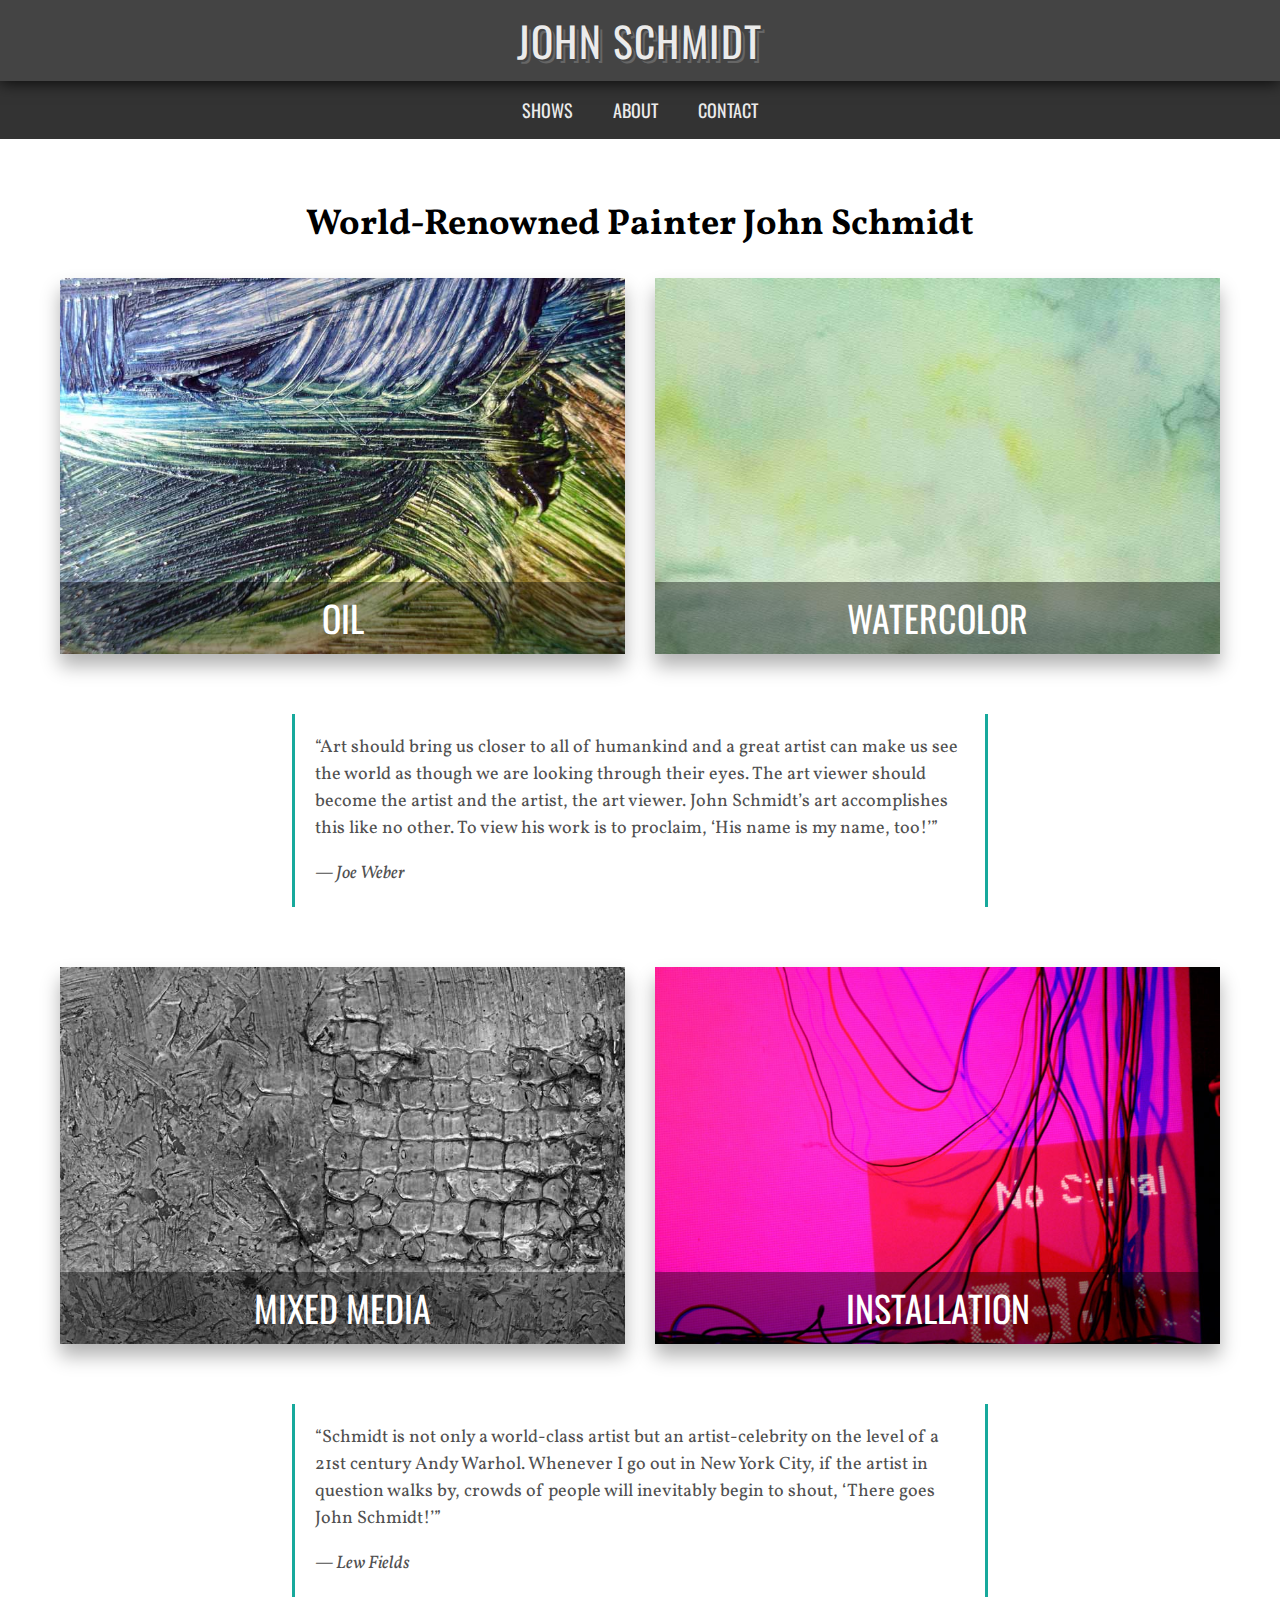
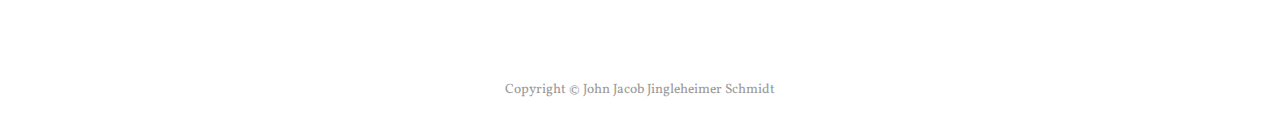
<file: Artist Website Ready for Transforms/index.html>
<!DOCTYPE html>
<html lang="en">
<head>
	<meta charset="UTF-8">
	<meta name="viewport" content="width=device-width, initial-scale=1.0">
	<title>John Schmidt | World-Renowned Painter</title>
	<link rel="preconnect" href="https://fonts.googleapis.com">
	<link rel="preconnect" href="https://fonts.gstatic.com" crossorigin>
	<link href="https://fonts.googleapis.com/css2?family=Oswald:wght@200..700&family=Vollkorn:ital,wght@0,400..900;1,400..900&display=auto" rel="stylesheet">
	<link rel="stylesheet" href="css/main.css">
</head>
<body>
	<header>
		<div class="logo-wrapper"><a href="index.html">John Schmidt</a></div>
		<nav>
			<ul>
				<li><a href="#">Shows</a></li>
				<li><a href="#">About</a></li>
				<li><a href="#">Contact</a></li>
			</ul>
		</nav>
	</header>

	<main>
		<h1>World-Renowned Painter John Schmidt</h1>

		<div class="category">
			<a href="#">
				<img src="img/oil.jpg" alt="">
				<div class="description">Oil</div>
			</a>
			<a href="#">
				<img src="img/watercolor.jpg" alt="">
				<div class="description">Watercolor</div>
			</a>
		</div>

		<blockquote>
			<p>“Art should bring us closer to all of humankind and a great artist can make us see the world as though we are looking through their eyes. The art viewer should become the artist and the artist, the art viewer. John Schmidt’s art accomplishes this like no other. To view his work is to proclaim, ‘His name is my name, too!’”</p>
			<cite>— Joe Weber</cite>
		</blockquote>

		<div class="category">
			<a href="#">
				<img src="img/mixed-media.jpg" alt="">
				<div class="description">Mixed Media</div>
			</a>
			<a href="#">
				<img src="img/installation.jpg" alt="">
				<div class="description">Installation</div>
			</a>
		</div>

		<blockquote>
			<p>“Schmidt is not only a world-class artist but an artist-celebrity on the level of a 21st century Andy Warhol. Whenever I go out in New York City, if the artist in question walks by, crowds of people will inevitably begin to shout, ‘There goes John Schmidt!’”</p>
			<cite>— Lew Fields</cite>
		</blockquote>
	</main>

	<footer>
		<p>Copyright © John Jacob Jingleheimer Schmidt</p>
	</footer>
</body>
</html>
</file>
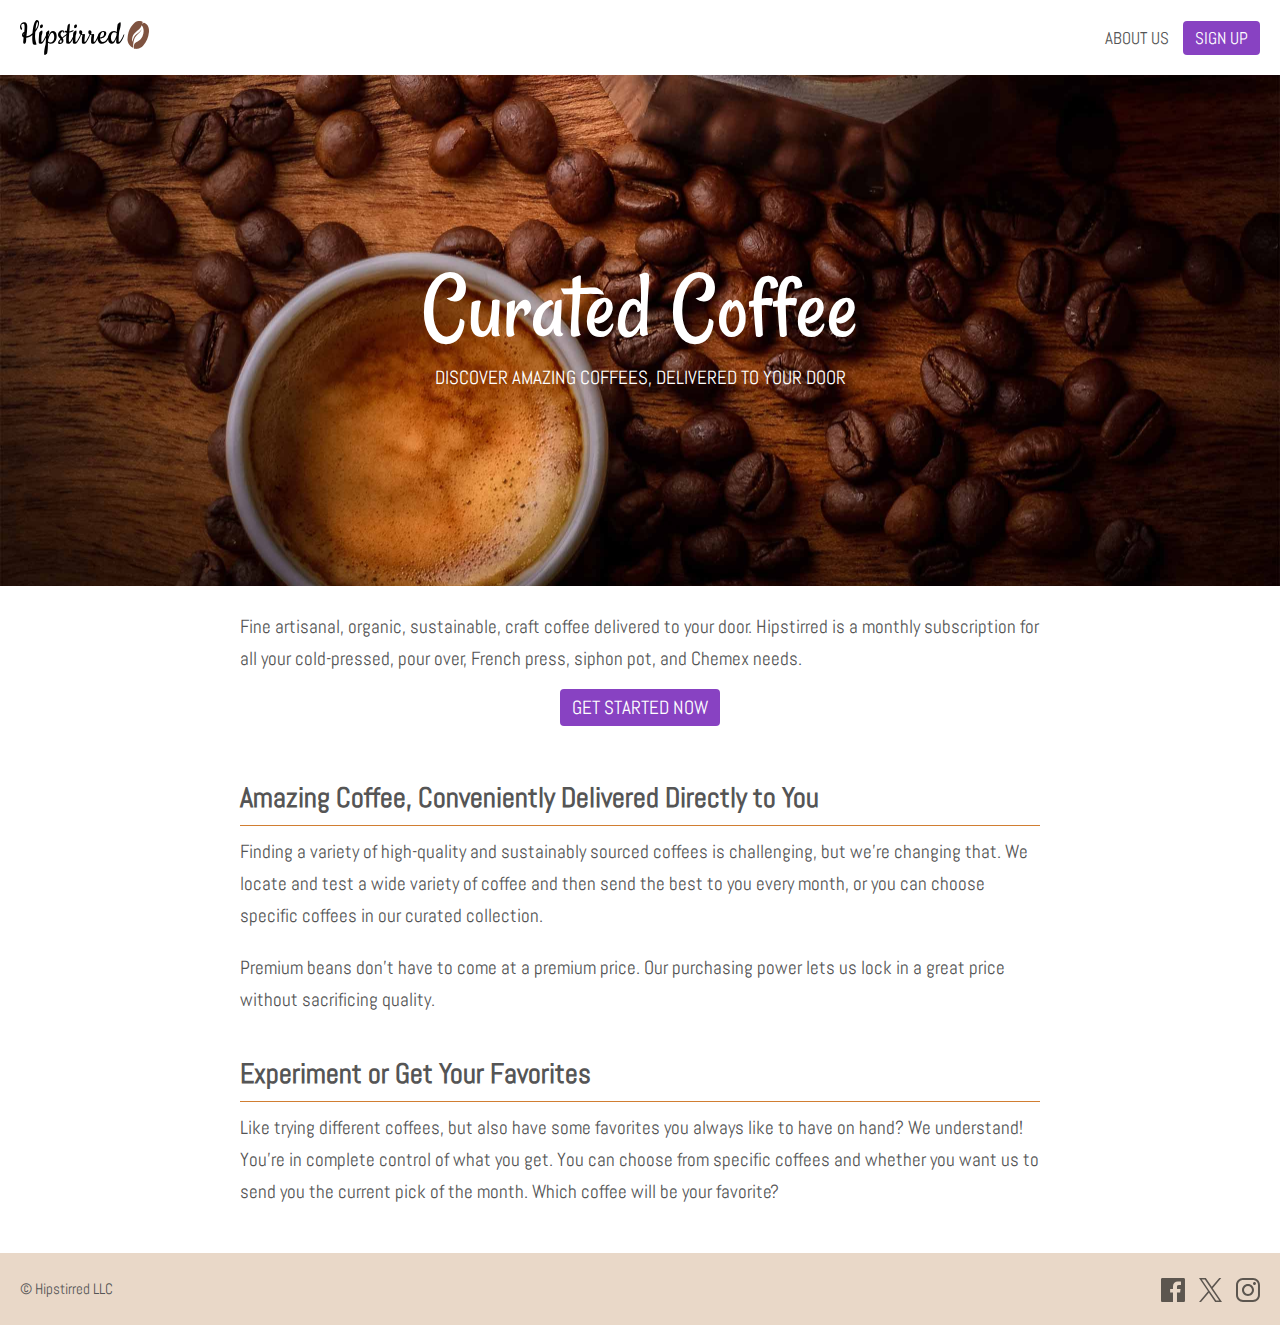
<file: Light Dark Mode/index.html>
<!DOCTYPE html>
<html lang="en">
<head>
	<meta charset="UTF-8">
	<meta name="viewport" content="width=device-width, initial-scale=1.0">
	<title>Great coffee, delivered to your door - Hipstirred</title>
	<link rel="preconnect" href="https://fonts.googleapis.com">
	<link rel="preconnect" href="https://fonts.gstatic.com" crossorigin>
	<link href="https://fonts.googleapis.com/css2?family=Abel&family=Rancho&display=swap" rel="stylesheet">
	<link rel="stylesheet" href="css/main.css">
</head>
<body>
	<div class="wrapper">
		<header>
			<a href="index.html">
				<img src="img/logo-dark.svg" alt="Hipstirred">
			</a>
			<nav>
				<ul>
					<li><a href="about.html">About Us</a></li>
					<li><a href="signup.html" class="button">Sign Up</a></li>
				</ul>
			</nav>
		</header>
		<div class="hero">
			<h1>Curated Coffee</h1>
			<p>Discover amazing coffees, delivered to your door</p>
		</div>
		<main>
			<p>Fine artisanal, organic, sustainable, craft coffee delivered to your door. Hipstirred is a monthly subscription for all your cold-pressed, pour over, French press, siphon pot, and Chemex needs.</p>

			<div class="call-to-action">
				<a href="signup.html" class="button">Get Started Now</a>
			</div>
			
			<h2>Amazing Coffee, Conveniently Delivered Directly to You</h2>
			<p>Finding a variety of high-quality and sustainably sourced coffees is challenging, but we’re changing that. We locate and test a wide variety of coffee and then send the best to you every month, or you can choose specific coffees in our curated collection.</p>
			<p>Premium beans don’t have to come at a premium price. Our purchasing power lets us lock in a great price without sacrificing quality.</p>
			
			<h2>Experiment or Get Your Favorites</h2>
			<p>Like trying different coffees, but also have some favorites you always like to have on hand? We understand! You’re in complete control of what you get. You can choose from specific coffees and whether you want us to send you the current pick of the month. Which coffee will be your favorite?</p>
		</main>
	</div>
	<footer>
		<div class="wrapper">
			<p>© Hipstirred LLC</p>
			<div class="social">
				<a href="https://www.facebook.com">
					<img src="img/social-icons/facebook.svg" width="24" height="24" alt="Facebook">
				</a>
				<a href="https://x.com">
					<img src="img/social-icons/x.svg" width="23" height="24" alt="X">
				</a>
				<a href="https://www.instagram.com">
					<img src="img/social-icons/instagram.svg" width="24" height="24" alt="Instagram">
				</a>
			</div>
		</div>
	</footer>
</body>
</html>
</file>
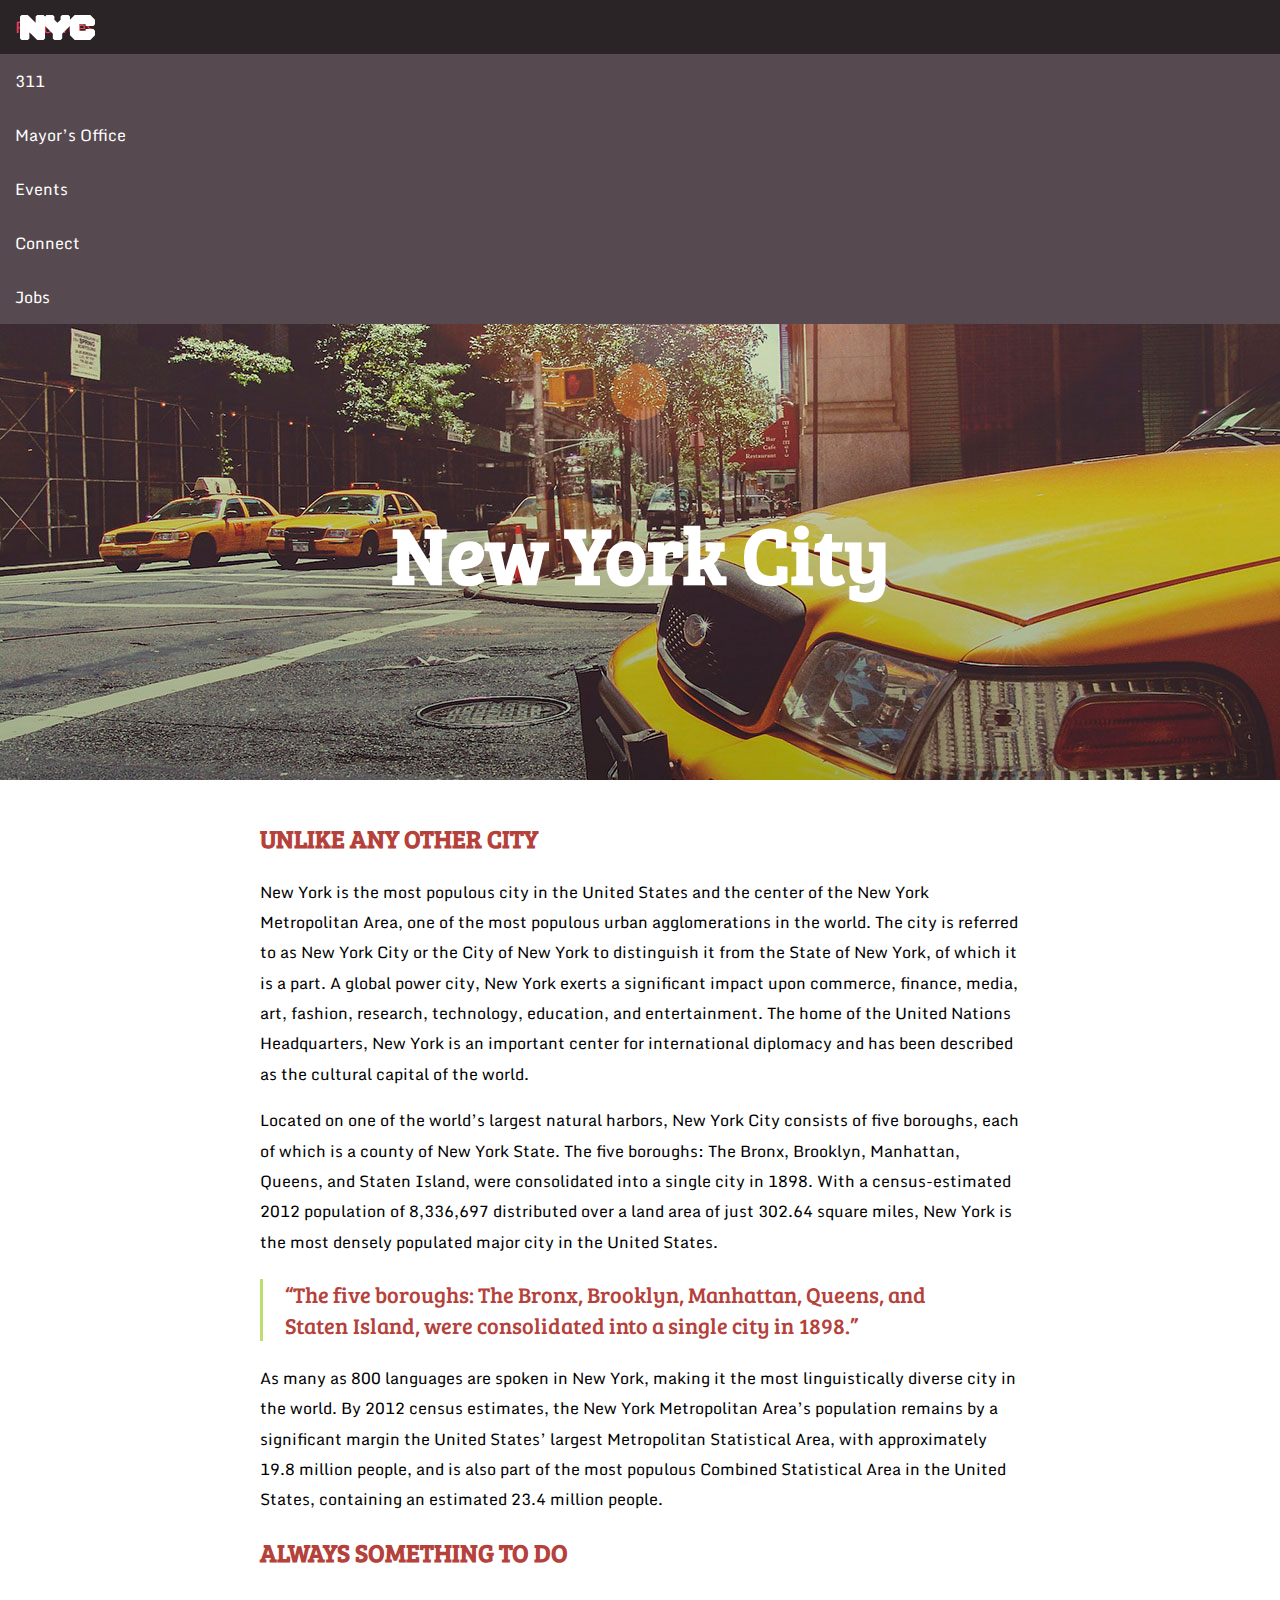
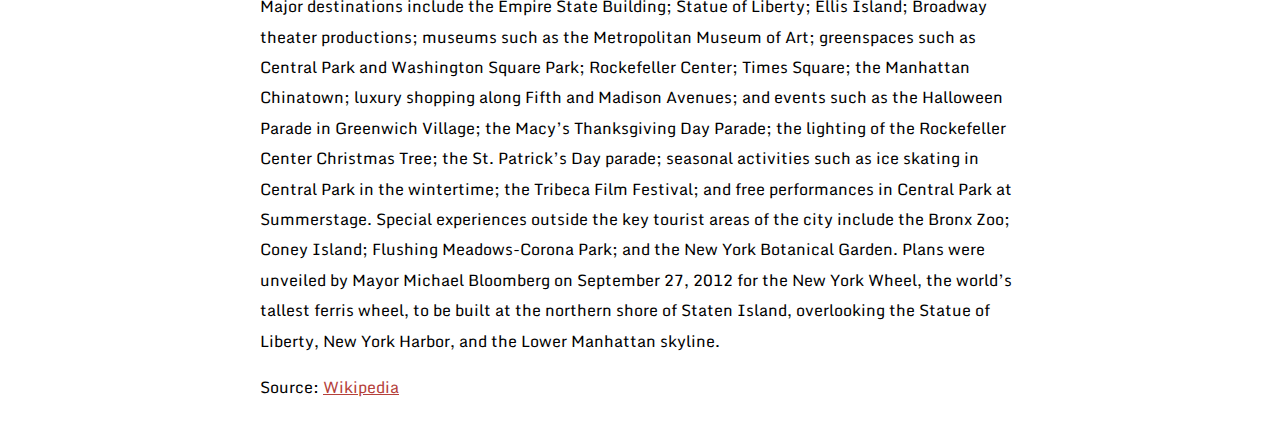
<file: Off-Screen Nav/index.html>
<!DOCTYPE html>
<html lang="en">
<head>
	<meta charset="UTF-8">
	<meta name="viewport" content="width=device-width, initial-scale=1.0">
	<title>New York City: A Global Power City</title>
	<link rel="preconnect" href="https://fonts.googleapis.com">
	<link rel="preconnect" href="https://fonts.gstatic.com" crossorigin>
	<link href="https://fonts.googleapis.com/css2?family=Bree+Serif&family=Monda:wght@400..700&display=auto" rel="stylesheet">
	<link rel="stylesheet" href="css/main.css">
</head>
<body>
	<img src="img/nyc-logo.svg" class="nyc-logo" alt="NYC Logo">
	<nav>
		<ul>
			<li><a href="#">Resources</a></li>
			<li><a href="#">311</a></li>
			<li><a href="#">Mayor’s Office</a></li>
			<li><a href="#">Events</a></li>
			<li><a href="#">Connect</a></li>
			<li><a href="#">Jobs</a></li>
		</ul>
	</nav>
	
	<h1>New York City</h1>
	
	<main>
		<h2>Unlike Any Other City</h2>
		
		<p>New York is the most populous city in the United States and the center of the New York Metropolitan Area, one of the most populous urban agglomerations in the world. The city is referred to as New York City or the City of New York to distinguish it from the State of New York, of which it is a part. A global power city, New York exerts a significant impact upon commerce, finance, media, art, fashion, research, technology, education, and entertainment. The home of the United Nations Headquarters, New York is an important center for international diplomacy and has been described as the cultural capital of the world.</p>
		
		<p>Located on one of the world’s largest natural harbors, New York City consists of five boroughs, each of which is a county of New York State. The five boroughs: The Bronx, Brooklyn, Manhattan, Queens, and Staten Island, were consolidated into a single city in 1898. With a census-estimated 2012 population of 8,336,697 distributed over a land area of just 302.64 square miles, New York is the most densely populated major city in the United States.</p>
		
		<p class="pull-quote">“The five boroughs: The Bronx, Brooklyn, Manhattan, Queens, and Staten Island, were consolidated into a single city in 1898.”</p>
		
		<p>As many as 800 languages are spoken in New York, making it the most linguistically diverse city in the world. By 2012 census estimates, the New York Metropolitan Area’s population remains by a significant margin the United States’ largest Metropolitan Statistical Area, with approximately 19.8 million people, and is also part of the most populous Combined Statistical Area in the United States, containing an estimated 23.4 million people.</p>
		
		
		<h2>Always Something to Do</h2>
		
		<p>Major destinations include the Empire State Building; Statue of Liberty; Ellis Island; Broadway theater productions; museums such as the Metropolitan Museum of Art; greenspaces such as Central Park and Washington Square Park; Rockefeller Center; Times Square; the Manhattan Chinatown; luxury shopping along Fifth and Madison Avenues; and events such as the Halloween Parade in Greenwich Village; the Macy’s Thanksgiving Day Parade; the lighting of the Rockefeller Center Christmas Tree; the St. Patrick’s Day parade; seasonal activities such as ice skating in Central Park in the wintertime; the Tribeca Film Festival; and free performances in Central Park at Summerstage. Special experiences outside the key tourist areas of the city include the Bronx Zoo; Coney Island; Flushing Meadows-Corona Park; and the New York Botanical Garden. Plans were unveiled by Mayor Michael Bloomberg on September 27, 2012 for the New York Wheel, the world’s tallest ferris wheel, to be built at the northern shore of Staten Island, overlooking the Statue of Liberty, New York Harbor, and the Lower Manhattan skyline.</p>

		<p>Source: <a href="http://en.wikipedia.org/wiki/New_York_City">Wikipedia</a></p>
	</main>
</body>
</html>
</file>
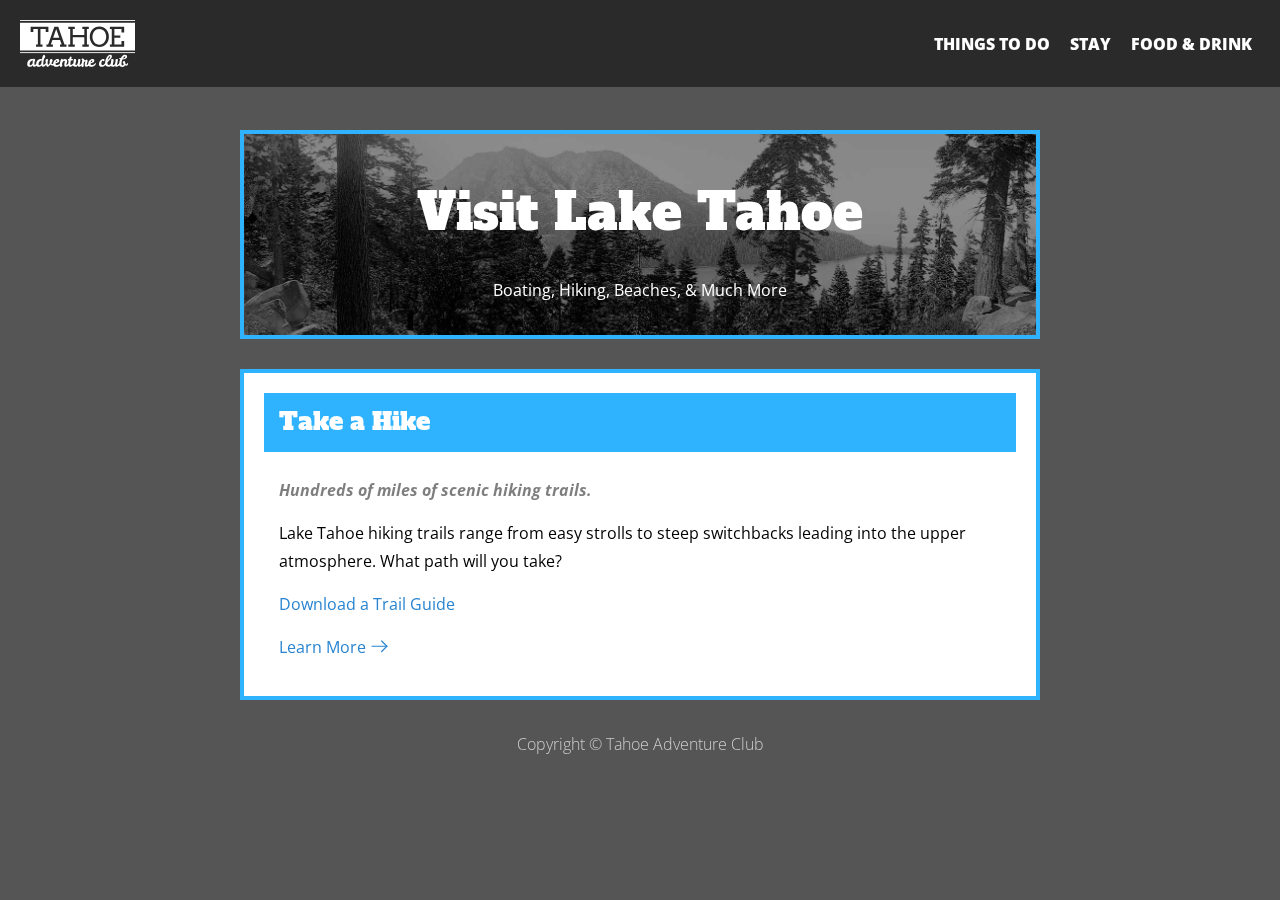
<file: Tahoe Gradients/index.html>
<!DOCTYPE html>
<html lang="en">
<head>
	<meta charset="UTF-8">
	<meta name="viewport" content="width=device-width, initial-scale=1.0, viewport-fit=cover">
	<title>Things to do in Lake Tahoe - Tahoe Adventure Club</title>
	<link rel="preconnect" href="https://fonts.googleapis.com">
	<link rel="preconnect" href="https://fonts.gstatic.com" crossorigin>
	<link href="https://fonts.googleapis.com/css2?family=Alfa+Slab+One&family=Open+Sans:ital,wght@0,300..800;1,300..800&display=swap" rel="stylesheet">
	<link rel="stylesheet" href="css/main.css">
</head>
<body>
	<nav>
		<a href="index.html"><img src="img/tahoe-logo-white.svg" alt="Tahoe Adventure Club"></a>
		<ul>
			<li><a href="things-to-do.html">Things To Do</a></li>
			<li><a href="places-to-stay.html">Stay</a></li>
			<li><a href="food-drink.html">Food & Drink</a></li>
		</ul>
	</nav>

	<header>
		<h1>Visit Lake Tahoe</h1>
		<p>Boating, Hiking, Beaches, & Much More</p>
	</header>

	<main>
		<section>
			<h3>Take a Hike</h3>
			<p>Hundreds of miles of scenic hiking trails.</p>
			<p>Lake Tahoe hiking trails range from easy strolls to steep switchbacks leading into the upper atmosphere. What path will you take?</p>
			<p><a href="downloads/trail-guide.pdf" target="_blank">Download a Trail Guide</a></p>
			<p><a href="#" class="button-secondary">Learn More<svg class="arrow" xmlns="http://www.w3.org/2000/svg" width="17.34" height="12.5" viewBox="0 0 17.34 12.5"><polyline class="tip" points="10.67 1 15.92 6.25 10.67 11.5" fill="none" stroke="#000" stroke-linecap="round" stroke-miterlimit="10" stroke-width="2"/><line class="line" x1="15.92" y1="6.25" x2="1" y2="6.25" fill="none" stroke="#000" stroke-linecap="round" stroke-miterlimit="10" stroke-width="2"/></svg></a></p>
		</section>
	</main>

	<footer>
		Copyright © Tahoe Adventure Club
	</footer>
</body>
</html>
</file>
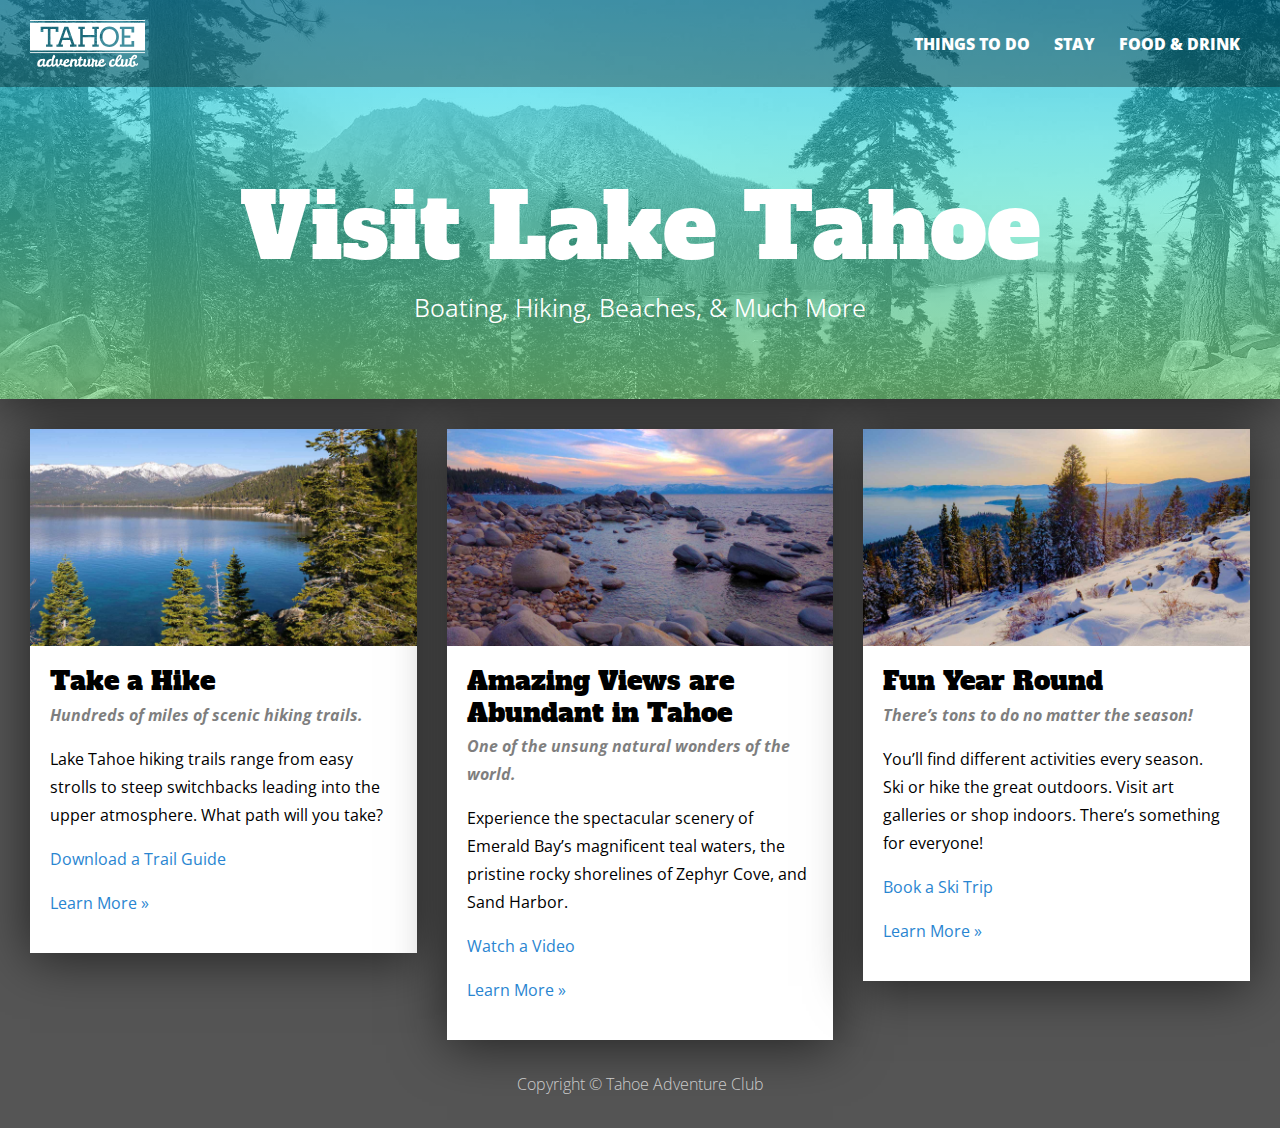
<file: Tahoe New Design Ready for Attribute Selectors/index.html>
<!DOCTYPE html>
<html lang="en">
<head>
	<meta charset="UTF-8">
	<meta name="viewport" content="width=device-width, initial-scale=1.0">
	<title>Things to do in Lake Tahoe - Tahoe Adventure Club</title>
	<link rel="preconnect" href="https://fonts.googleapis.com">
	<link rel="preconnect" href="https://fonts.gstatic.com" crossorigin>
	<link href="https://fonts.googleapis.com/css2?family=Alfa+Slab+One&family=Open+Sans:ital,wght@0,300..800;1,300..800&display=swap" rel="stylesheet">
	<link rel="stylesheet" href="css/main.css">
</head>
<body>
	<header>
		<nav>
			<a href="index.html" class="logo"><img src="img/tahoe-logo-white.svg" alt="Tahoe Adventure Club"></a>
			<ul>
				<li><a href="things-to-do.html">Things To Do</a></li>
				<li><a href="places-to-stay.html">Stay</a></li>
				<li><a href="food-drink.html">Food & Drink</a></li>
			</ul>
		</nav>
		<div class="masthead">
			<h1>Visit Lake Tahoe</h1>
			<p>Boating, Hiking, Beaches, & Much More</p>
		</div>
	</header>

	<main>
		<section>
			<img src="img/take-a-hike.jpg" alt="Tahoe trails">
			<div class="text-wrapper">
				<h2>Take a Hike</h2>
				<p>Hundreds of miles of scenic hiking trails.</p>
				<p>Lake Tahoe hiking trails range from easy strolls to steep switchbacks leading into the upper atmosphere. What path will you take?</p>
				<p><a href="downloads/trail-guide.pdf" target="_blank">Download a Trail Guide</a></p>
				<p><a href="hikes.html" class="button-secondary">Learn More</a></p>
			</div>
		</section>

		<section>
			<img src="img/amazing-views.jpg" alt="Tahoe sunset">
			<div class="text-wrapper">
				<h2>Amazing Views are Abundant in Tahoe</h2>
				<p>One of the unsung natural wonders of the world.</p>
				<p>Experience the spectacular scenery of Emerald Bay’s magnificent teal waters, the pristine rocky shorelines of Zephyr Cove, and Sand Harbor.</p>
				<p><a href="https://www.youtube.com/watch?v=4ZLZh3ZWdgI" target="_blank">Watch a Video</a></p>
				<p><a href="#" class="button-secondary">Learn More</a></p>
			</div>
		</section>

		<section>
			<img src="img/fun-year-round.jpg" alt="Tahoe in winter">
			<div class="text-wrapper">
				<h2>Fun Year Round</h2>
				<p>There’s tons to do no matter the season!</p>
				<p>You’ll find different activities every season. Ski or hike the great outdoors. Visit art galleries or shop indoors. There’s something for everyone!</p>
				<p><a href="https://www.skilaketahoe.com" target="_blank">Book a Ski Trip</a></p>
				<p><a href="#" class="button-secondary">Learn More</a></p>
			</div>
		</section>
	</main>

	<footer>
		Copyright © Tahoe Adventure Club
	</footer>
</body>
</html>
</file>
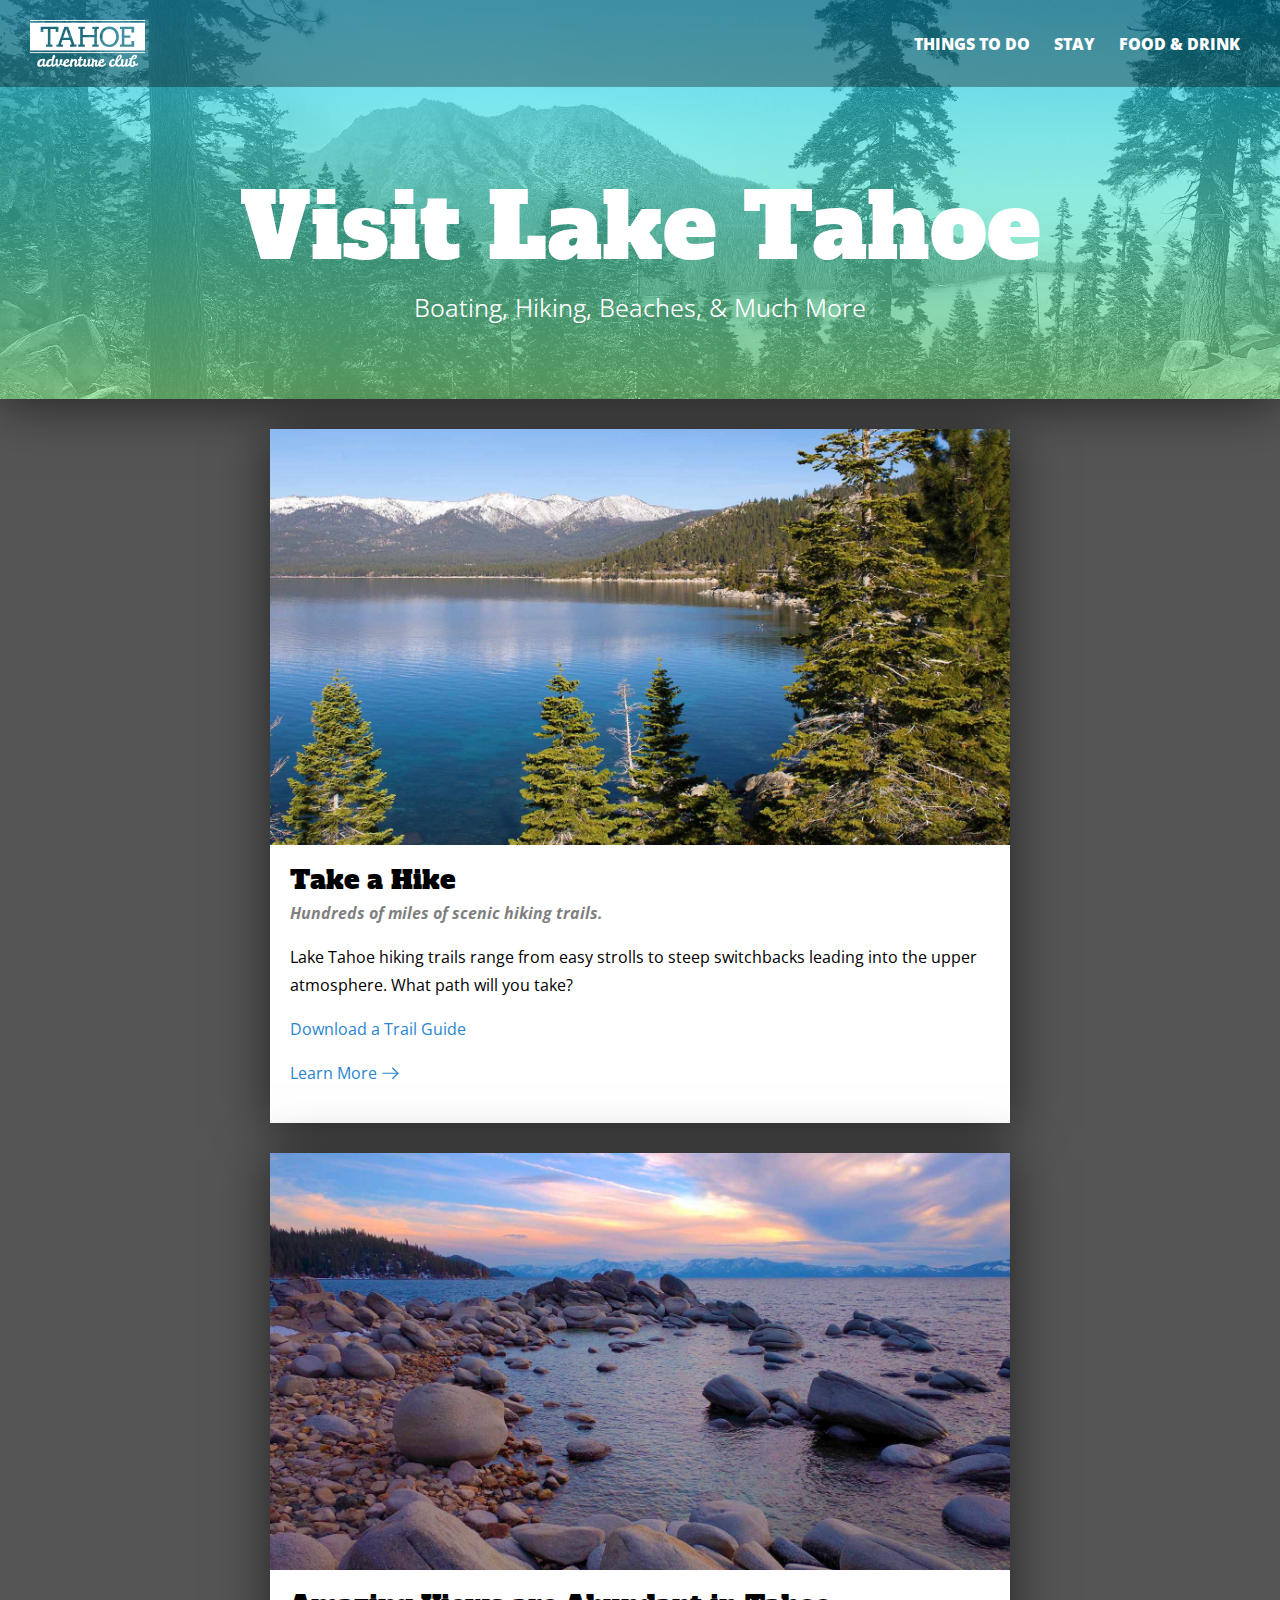
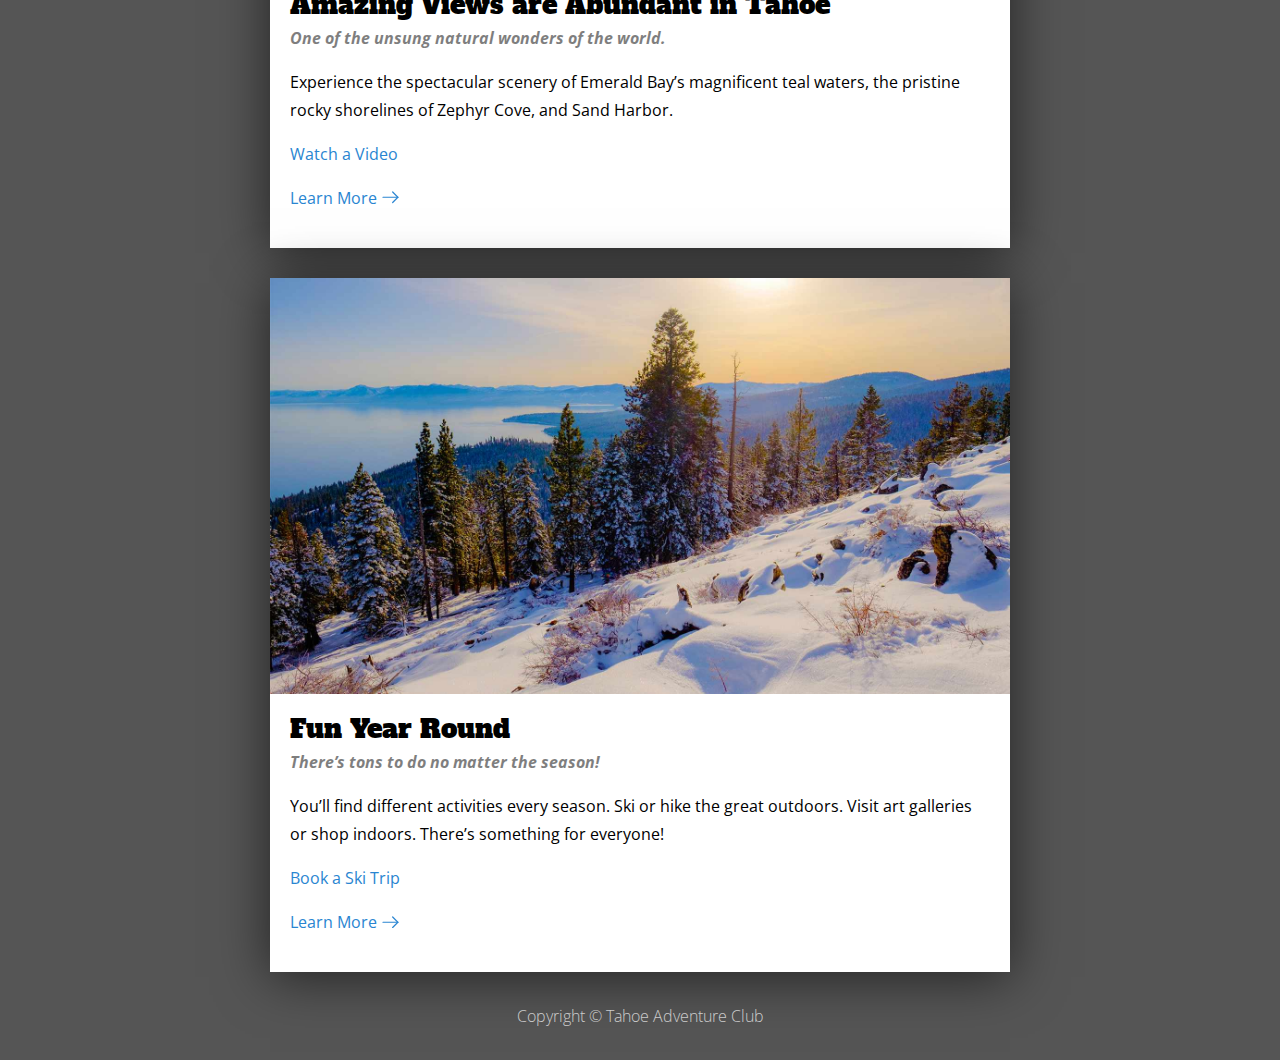
<file: Tahoe New Design Ready for Columns/index.html>
<!DOCTYPE html>
<html lang="en">
<head>
	<meta charset="UTF-8">
	<meta name="viewport" content="width=device-width, initial-scale=1.0">
	<title>Things to do in Lake Tahoe - Tahoe Adventure Club</title>
	<link rel="preconnect" href="https://fonts.googleapis.com">
	<link rel="preconnect" href="https://fonts.gstatic.com" crossorigin>
	<link href="https://fonts.googleapis.com/css2?family=Alfa+Slab+One&family=Open+Sans:ital,wght@0,300..800;1,300..800&display=swap" rel="stylesheet">
	<link rel="stylesheet" href="css/main.css">
</head>
<body>
	<header>
		<nav>
			<a href="index.html" class="logo"><img src="img/tahoe-logo-white.svg" alt="Tahoe Adventure Club"></a>
			<ul>
				<li><a href="things-to-do.html">Things To Do</a></li>
				<li><a href="places-to-stay.html">Stay</a></li>
				<li><a href="food-drink.html">Food & Drink</a></li>
			</ul>
		</nav>
		<div class="masthead">
			<h1>Visit Lake Tahoe</h1>
			<p>Boating, Hiking, Beaches, & Much More</p>
		</div>
	</header>

	<main>
		<section>
			<img src="img/take-a-hike.jpg" alt="Tahoe trails">
			<div class="text-wrapper">
				<h2>Take a Hike</h2>
				<p>Hundreds of miles of scenic hiking trails.</p>
				<p>Lake Tahoe hiking trails range from easy strolls to steep switchbacks leading into the upper atmosphere. What path will you take?</p>
				<p><a href="downloads/trail-guide.pdf" target="_blank">Download a Trail Guide</a></p>
				<p><a href="hikes.html" class="button-secondary">Learn More<svg class="arrow" xmlns="http://www.w3.org/2000/svg" width="17.34" height="12.5" viewBox="0 0 17.34 12.5"><polyline class="tip" points="10.67 1 15.92 6.25 10.67 11.5" fill="none" stroke="#000" stroke-linecap="round" stroke-miterlimit="10" stroke-width="2"/><line class="line" x1="15.92" y1="6.25" x2="1" y2="6.25" fill="none" stroke="#000" stroke-linecap="round" stroke-miterlimit="10" stroke-width="2"/></svg></a></p>
			</div>
		</section>

		<section>
			<img src="img/amazing-views.jpg" alt="Tahoe sunset">
			<div class="text-wrapper">
				<h2>Amazing Views are Abundant in Tahoe</h2>
				<p>One of the unsung natural wonders of the world.</p>
				<p>Experience the spectacular scenery of Emerald Bay’s magnificent teal waters, the pristine rocky shorelines of Zephyr Cove, and Sand Harbor.</p>
				<p><a href="https://www.youtube.com/watch?v=4ZLZh3ZWdgI" target="_blank">Watch a Video</a></p>
				<p><a href="#" class="button-secondary">Learn More<svg class="arrow" xmlns="http://www.w3.org/2000/svg" width="17.34" height="12.5" viewBox="0 0 17.34 12.5"><polyline class="tip" points="10.67 1 15.92 6.25 10.67 11.5" fill="none" stroke="#000" stroke-linecap="round" stroke-miterlimit="10" stroke-width="2"/><line class="line" x1="15.92" y1="6.25" x2="1" y2="6.25" fill="none" stroke="#000" stroke-linecap="round" stroke-miterlimit="10" stroke-width="2"/></svg></a></p>
			</div>
		</section>

		<section>
			<img src="img/fun-year-round.jpg" alt="Tahoe in winter">
			<div class="text-wrapper">
				<h2>Fun Year Round</h2>
				<p>There’s tons to do no matter the season!</p>
				<p>You’ll find different activities every season. Ski or hike the great outdoors. Visit art galleries or shop indoors. There’s something for everyone!</p>
				<p><a href="https://www.skilaketahoe.com" target="_blank">Book a Ski Trip</a></p>
				<p><a href="#" class="button-secondary">Learn More<svg class="arrow" xmlns="http://www.w3.org/2000/svg" width="17.34" height="12.5" viewBox="0 0 17.34 12.5"><polyline class="tip" points="10.67 1 15.92 6.25 10.67 11.5" fill="none" stroke="#000" stroke-linecap="round" stroke-miterlimit="10" stroke-width="2"/><line class="line" x1="15.92" y1="6.25" x2="1" y2="6.25" fill="none" stroke="#000" stroke-linecap="round" stroke-miterlimit="10" stroke-width="2"/></svg></a></p>
			</div>
		</section>
	</main>

	<footer>
		Copyright © Tahoe Adventure Club
	</footer>
</body>
</html>
</file>
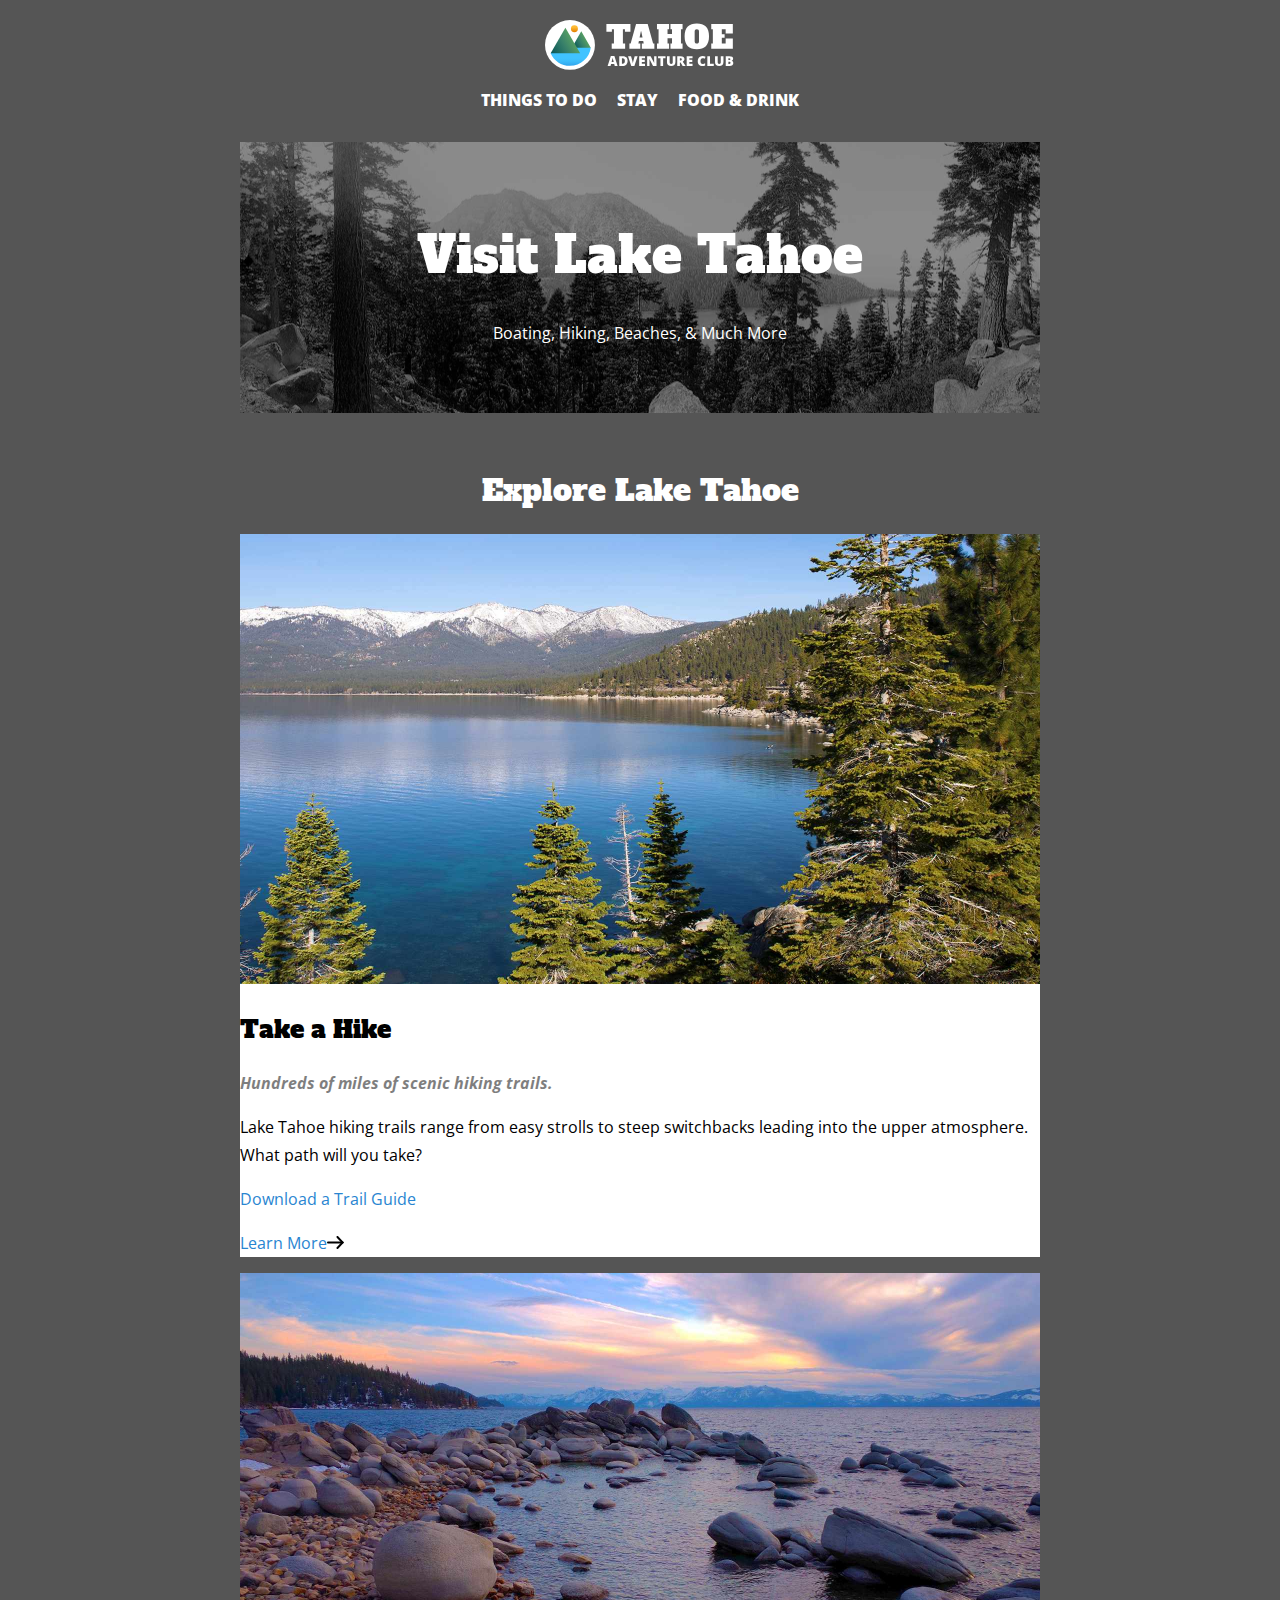
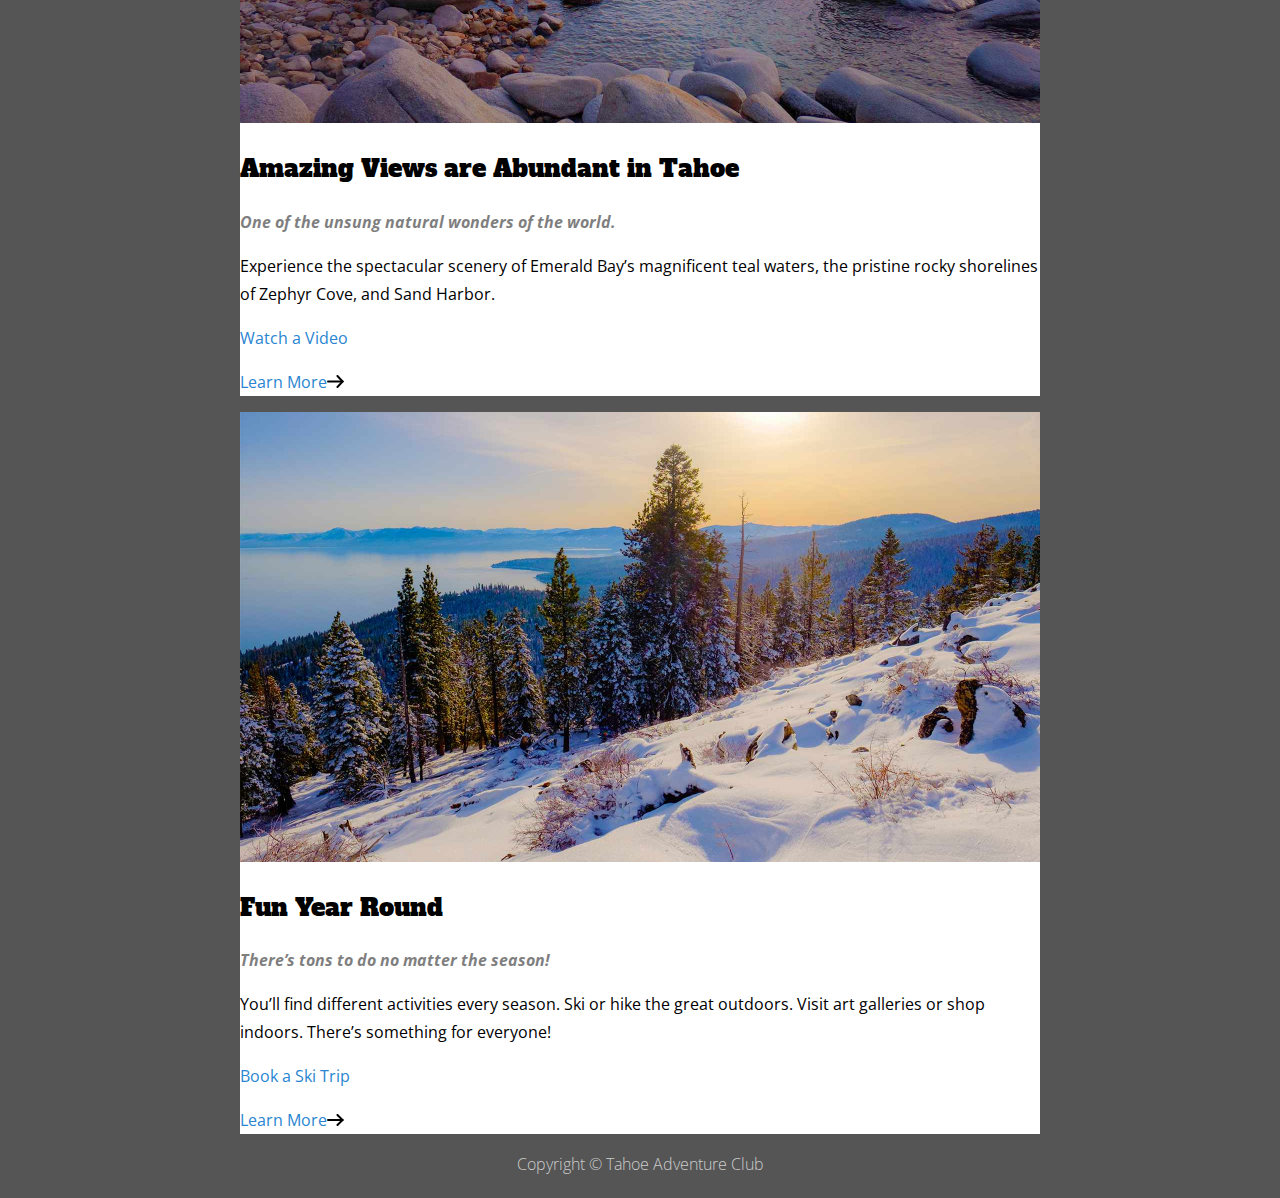
<file: Tahoe Ready for Box Model/index.html>
<!DOCTYPE html>
<html lang="en">
<head>
	<meta charset="UTF-8">
	<meta name="viewport" content="width=device-width, initial-scale=1.0">
	<title>Things to do in Lake Tahoe - Tahoe Adventure Club</title>
	<link rel="preconnect" href="https://fonts.googleapis.com">
	<link rel="preconnect" href="https://fonts.gstatic.com" crossorigin>
	<link href="https://fonts.googleapis.com/css2?family=Alfa+Slab+One&family=Open+Sans:ital,wght@0,300..800;1,300..800&display=swap" rel="stylesheet">
	<link rel="stylesheet" href="css/main.css">
</head>
<body>
	<nav>
		<a href="index.html"><img src="img/tahoe-logo.svg" alt="Tahoe Adventure Club"></a>
		<ul>
			<li><a href="things-to-do.html">Things To Do</a></li>
			<li><a href="places-to-stay.html">Stay</a></li>
			<li><a href="food-drink.html">Food & Drink</a></li>
		</ul>
	</nav>

	<header>
		<h1>Visit Lake Tahoe</h1>
		<p>Boating, Hiking, Beaches, & Much More</p>
	</header>

	<main>
		<h2>Explore Lake Tahoe</h2>
		<section>
			<img src="img/take-a-hike.jpg" alt="Tahoe trails">
			<h3>Take a Hike</h3>
			<p>Hundreds of miles of scenic hiking trails.</p>
			<p>Lake Tahoe hiking trails range from easy strolls to steep switchbacks leading into the upper atmosphere. What path will you take?</p>
			<p><a href="downloads/trail-guide.pdf" target="_blank">Download a Trail Guide</a></p>
			<p><a href="#">Learn More<img src="img/arrow.svg" alt=""></a></p>
		</section>

		<section>
			<img src="img/amazing-views.jpg" alt="Tahoe sunset">
			<h3>Amazing Views are Abundant in Tahoe</h3>
			<p>One of the unsung natural wonders of the world.</p>
			<p>Experience the spectacular scenery of Emerald Bay’s magnificent teal waters, the pristine rocky shorelines of Zephyr Cove, and Sand Harbor.</p>
			<p><a href="https://www.youtube.com/watch?v=4ZLZh3ZWdgI" target="_blank">Watch a Video</a></p>
			<p><a href="#">Learn More<img src="img/arrow.svg" alt=""></a></p>
		</section>

		<section>
			<img src="img/fun-year-round.jpg" alt="Tahoe in winter">
			<h3>Fun Year Round</h3>
			<p>There’s tons to do no matter the season!</p>
			<p>You’ll find different activities every season. Ski or hike the great outdoors. Visit art galleries or shop indoors. There’s something for everyone!</p>
			<p><a href="https://www.skilaketahoe.com" target="_blank">Book a Ski Trip</a></p>
			<p><a href="#">Learn More<img src="img/arrow.svg" alt=""></a></p>
		</section>
	</main>

	<footer>
		Copyright © Tahoe Adventure Club
	</footer>
</body>
</html>
</file>
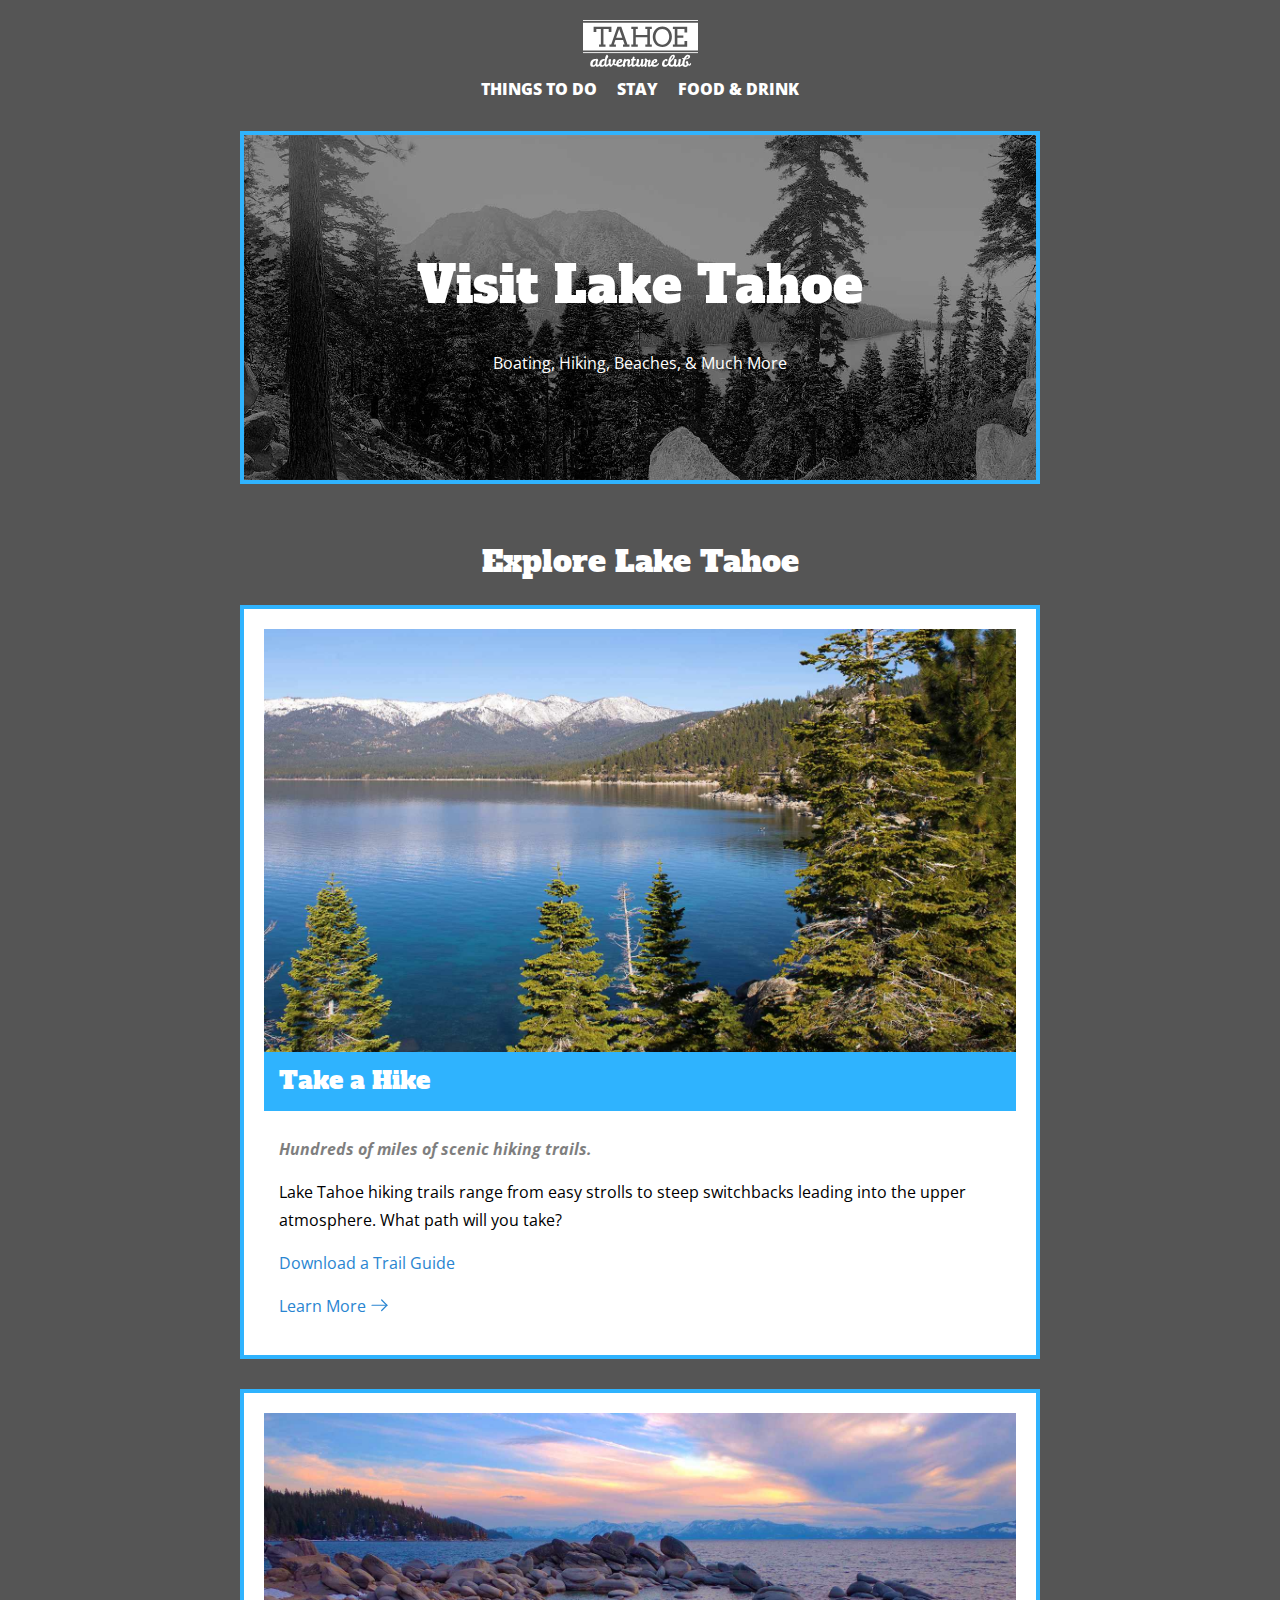
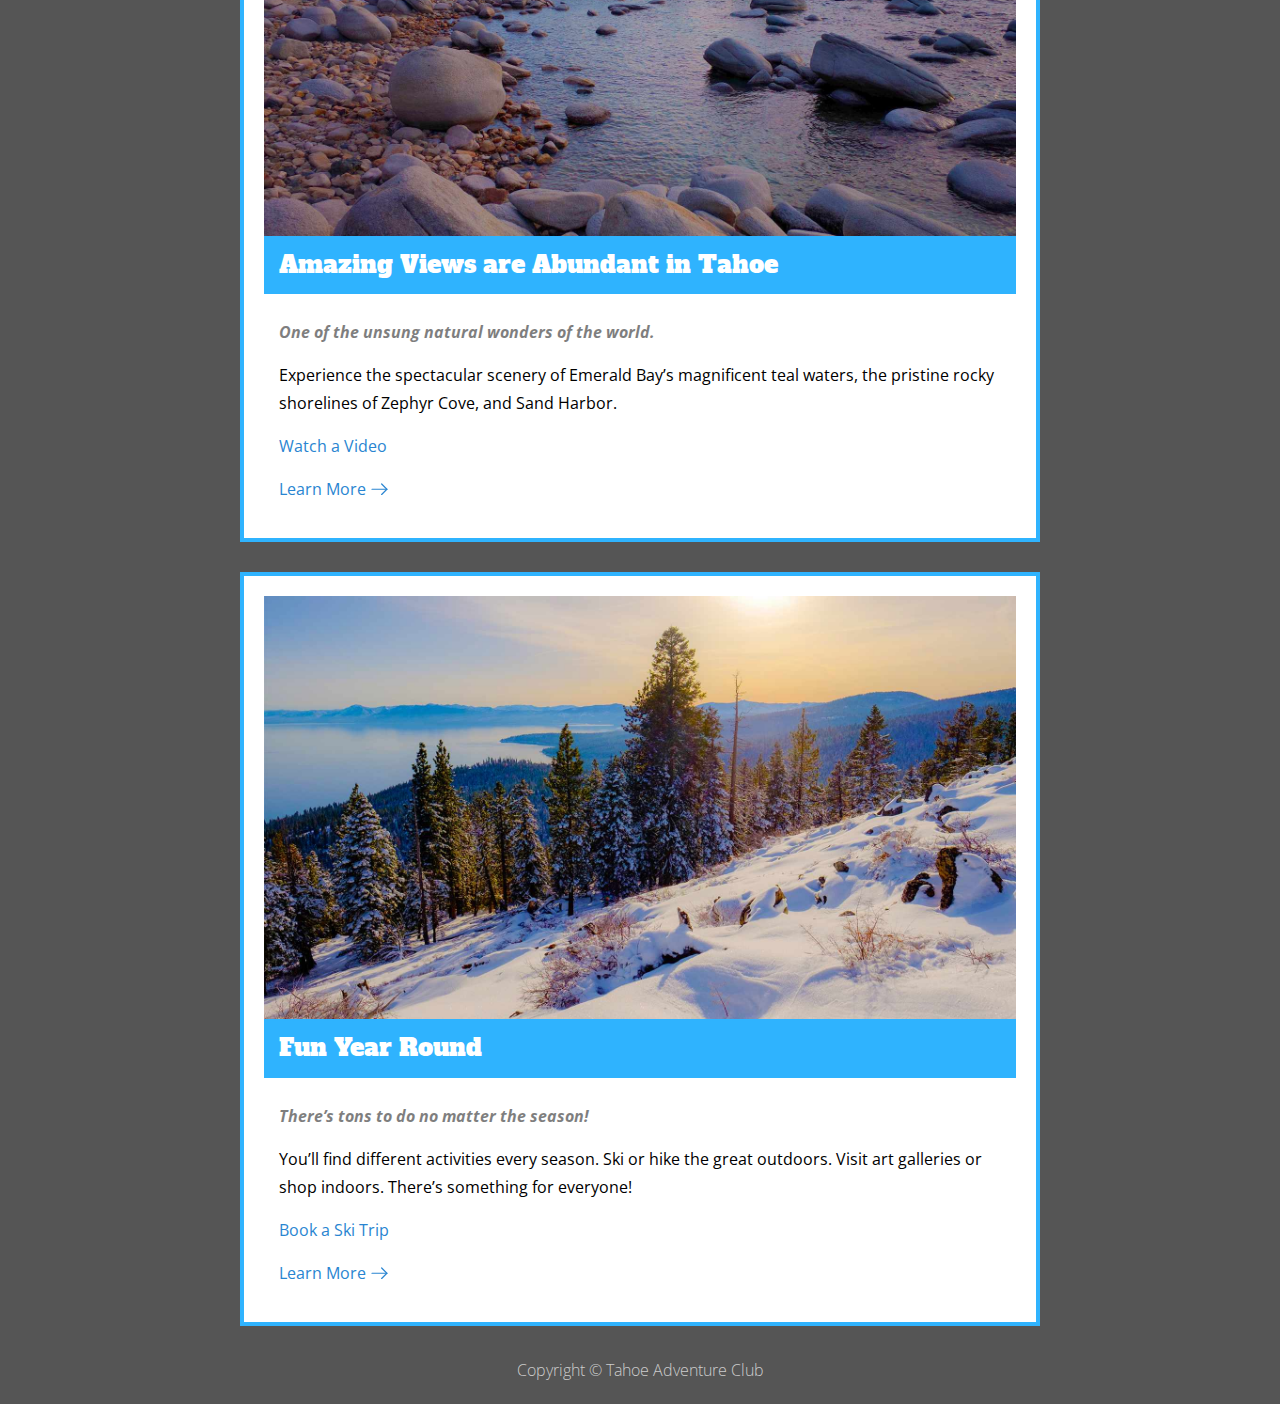
<file: Tahoe Ready for Fixed Navbar/index.html>
<!DOCTYPE html>
<html lang="en">
<head>
	<meta charset="UTF-8">
	<meta name="viewport" content="width=device-width, initial-scale=1.0">
	<title>Things to do in Lake Tahoe - Tahoe Adventure Club</title>
	<link rel="preconnect" href="https://fonts.googleapis.com">
	<link rel="preconnect" href="https://fonts.gstatic.com" crossorigin>
	<link href="https://fonts.googleapis.com/css2?family=Alfa+Slab+One&family=Open+Sans:ital,wght@0,300..800;1,300..800&display=swap" rel="stylesheet">
	<link rel="stylesheet" href="css/main.css">
</head>
<body>
	<nav>
		<a href="index.html"><img src="img/tahoe-logo-white.svg" alt="Tahoe Adventure Club"></a>
		<ul>
			<li><a href="things-to-do.html">Things To Do</a></li>
			<li><a href="places-to-stay.html">Stay</a></li>
			<li><a href="food-drink.html">Food & Drink</a></li>
		</ul>
	</nav>

	<header>
		<h1>Visit Lake Tahoe</h1>
		<p>Boating, Hiking, Beaches, & Much More</p>
	</header>

	<main>
		<h2>Explore Lake Tahoe</h2>
		<section>
			<img src="img/take-a-hike.jpg" alt="Tahoe trails">
			<h3>Take a Hike</h3>
			<p>Hundreds of miles of scenic hiking trails.</p>
			<p>Lake Tahoe hiking trails range from easy strolls to steep switchbacks leading into the upper atmosphere. What path will you take?</p>
			<p><a href="downloads/trail-guide.pdf" target="_blank">Download a Trail Guide</a></p>
			<p><a href="#" class="button-secondary">Learn More<svg class="arrow" xmlns="http://www.w3.org/2000/svg" width="17.34" height="12.5" viewBox="0 0 17.34 12.5"><polyline class="tip" points="10.67 1 15.92 6.25 10.67 11.5" fill="none" stroke="#000" stroke-linecap="round" stroke-miterlimit="10" stroke-width="2"/><line class="line" x1="15.92" y1="6.25" x2="1" y2="6.25" fill="none" stroke="#000" stroke-linecap="round" stroke-miterlimit="10" stroke-width="2"/></svg></a></p>
		</section>

		<section>
			<img src="img/amazing-views.jpg" alt="Tahoe sunset">
			<h3>Amazing Views are Abundant in Tahoe</h3>
			<p>One of the unsung natural wonders of the world.</p>
			<p>Experience the spectacular scenery of Emerald Bay’s magnificent teal waters, the pristine rocky shorelines of Zephyr Cove, and Sand Harbor.</p>
			<p><a href="https://www.youtube.com/watch?v=4ZLZh3ZWdgI" target="_blank">Watch a Video</a></p>
			<p><a href="#" class="button-secondary">Learn More<svg class="arrow" xmlns="http://www.w3.org/2000/svg" width="17.34" height="12.5" viewBox="0 0 17.34 12.5"><polyline class="tip" points="10.67 1 15.92 6.25 10.67 11.5" fill="none" stroke="#000" stroke-linecap="round" stroke-miterlimit="10" stroke-width="2"/><line class="line" x1="15.92" y1="6.25" x2="1" y2="6.25" fill="none" stroke="#000" stroke-linecap="round" stroke-miterlimit="10" stroke-width="2"/></svg></a></p>
		</section>

		<section>
			<img src="img/fun-year-round.jpg" alt="Tahoe in winter">
			<h3>Fun Year Round</h3>
			<p>There’s tons to do no matter the season!</p>
			<p>You’ll find different activities every season. Ski or hike the great outdoors. Visit art galleries or shop indoors. There’s something for everyone!</p>
			<p><a href="https://www.skilaketahoe.com" target="_blank">Book a Ski Trip</a></p>
			<p><a href="#" class="button-secondary">Learn More<svg class="arrow" xmlns="http://www.w3.org/2000/svg" width="17.34" height="12.5" viewBox="0 0 17.34 12.5"><polyline class="tip" points="10.67 1 15.92 6.25 10.67 11.5" fill="none" stroke="#000" stroke-linecap="round" stroke-miterlimit="10" stroke-width="2"/><line class="line" x1="15.92" y1="6.25" x2="1" y2="6.25" fill="none" stroke="#000" stroke-linecap="round" stroke-miterlimit="10" stroke-width="2"/></svg></a></p>
		</section>
	</main>

	<footer>
		Copyright © Tahoe Adventure Club
	</footer>
</body>
</html>
</file>
<file: Artist Website Ready for Transforms/css/main.css>
*, *::before, *::after {
	box-sizing: border-box;
}
:root {
	--font-primary: Vollkorn, serif; 
	--font-secondary: Oswald, sans-serif;
}
html {
	font-family: var(--font-primary);
	font-size: 1.125rem;
	line-height: 1.5;

	-moz-text-size-adjust: 100%;
	-webkit-text-size-adjust: 100%;
	text-size-adjust: 100%;
}
body {
	margin: 0;
}
img, svg {
	max-width: 100%;
	vertical-align: bottom;
}
h1 {
	text-align: center;
	margin-top: 1.5rem;
	margin-bottom: 0;
	line-height: 1.2;
}
header {
	text-align: center;
	line-height: 1;
}
header a {
	font-family: var(--font-secondary);
	color: #ebebeb;
	display: block;
	text-decoration: none;
	text-transform: uppercase;
	transition: all .3s;
}
header a:hover, 
header a:focus {
	color: #17a99c;
}
.logo-wrapper {
	background: #444;
	box-shadow: 0 2px 15px rgba(0,0,0, .8);
	position: relative;
	font-size: 2.3rem;
	letter-spacing: 0.08rem;
	font-weight: 400;
	margin: 0;
	padding: 20px;
}
.logo-wrapper a {
	text-shadow: 2px 2px 0 #444, 4px 4px 0 #666;
}
.logo-wrapper a:hover,
.logo-wrapper a:focus {
	text-shadow: -2px 2px 0 #444, -4px 4px 0 #666;
}
nav {
	background: #333;
}
nav ul {
	list-style-type: none;
	margin: 0;
	padding: 0;
	display: inline-flex;
}
nav a {
	padding: 20px;
}
main {
	padding: 20px;
	margin: 0 auto;
	max-width: 1200px;
}
.category a {
	box-shadow: 0 12px 18px rgba(0,0,0, .3);
	margin: 30px 0;
	display: block;
	text-decoration: none;
	position: relative;
}
.category .description {
	text-align: center;
	text-transform: uppercase;
	font-family: var(--font-secondary);
	font-size: 2rem;
	line-height: 4rem;
	color: #fff;
	background: rgba(0,0,0, .4);
	position: absolute;
	bottom: 0;
	left: 0;
	right: 0;
	transition: all 300ms cubic-bezier(0.190, 1.000, 0.220, 1.000);
}
.category a:hover .description,
.category a:focus .description {
	line-height: 6rem;
}
blockquote {
	border-left: solid 3px #17a99c;
	border-right: solid 3px #17a99c;
	color: #505050;
	margin: 20px;
	padding: 20px;
}
blockquote p {
	margin-top: 0;
}
footer {
	color: #999;
	font-size: .75rem;
	text-align: center;
	padding: 20px;
}

@media (min-width: 750px) {
	h1 {
		margin-top: 2.5rem;
	}
	.category {
		display: flex;
		gap: 30px;
	}
	blockquote {
		margin: 30px auto;
		width: 60%;
	}
}
</file>
<file: Light Dark Mode/css/main.css>
*, *::before, *::after {
	box-sizing: border-box;
}
html {
	-moz-text-size-adjust: 100%;
	-webkit-text-size-adjust: 100%;
	text-size-adjust: 100%;
}
:root {
	--font-primary: "Abel", sans-serif;
	--font-secondary: "Rancho", sans-serif;
	--text-color-primary: #555;
	--background-color-primary: #fff;
	--background-color-subtle: #e9d8c8;
}
body {
	font-family: var(--font-primary);
	font-size: 19px;
	color: var(--text-color-primary);
	background: var(--background-color-primary);
	margin: 0;
}
img {
	max-width: 100%;
	vertical-align: bottom;
}
h1 {
	font-family: var(--font-secondary);
	font-size: 95px;
	line-height: 85px;
	font-weight: 400;
	margin-top: 0;
	margin-bottom: 10px;
}
h2 {
	font-size: 28px;
	border-bottom: 1px solid #d17e32;
	padding-bottom: 10px;
	margin-top: 40px;
	margin-bottom: 10px;
}
p {
	line-height: 32px;
	margin-top: 0;
	margin-bottom: 20px;
}
.wrapper {
	max-width: 1280px;
	margin: auto;
}
.button {
	background-color: #8842c2;
	color: #fff;
	padding-top: 6px;
	padding-bottom: 6px;
	padding-right: 12px;
	padding-left: 12px;
	border-radius: 4px;
	text-transform: uppercase;
	text-decoration: none;
}
.call-to-action {
	text-align: center;
	margin-bottom: 60px;
}
header {
	padding: 20px;
	display: flex;
	align-items: center;
}
.logo {
	width: 105px;
}
nav {
	margin-left: auto;
}
nav ul {
	list-style-type: none;
	margin: 0;
	padding: 0;
}
nav li {
	display: inline;
	margin-left: 10px;
}
nav a {
	color: var(--text-color-primary);
	text-decoration: none;
	font-size: 17px;
	text-transform: uppercase;
}
.hero {
	text-align: center;
	padding: 15%;
	color: #fff;
	background-color: #520;
	background-image: url(../img/hero.jpg);
	background-position: center 75%;
	background-size: cover;
}
.hero p {
	text-transform: uppercase;
	margin: 0;
}
main {
	max-width: 850px;
	padding: 25px;
	margin: auto;
}
footer {
	background-color: var(--background-color-subtle);
	padding: 20px;
}
footer .wrapper {
	display: flex;
	align-items: center;
}
footer p {
	margin: 0;
	font-size: 15px;
}
.social {
	margin-left: auto;
}
.social a {
	text-decoration: none;
	margin-left: 10px;
	opacity: .6;
}
</file>
<file: Off-Screen Nav/css/main.css>
*, *::before, *::after {
	box-sizing: border-box;
}
html {
	-moz-text-size-adjust: 100%;
	-webkit-text-size-adjust: 100%;
	text-size-adjust: 100%;
}
body {
	font-family: "Monda", sans-serif;
	line-height: 1.5;
	margin: 0;
}
img, svg {
	max-width: 100%;
	vertical-align: bottom;
}
h1, h2 {
	font-family: "Bree Serif", serif;
}
h1 {
	font-size: 5rem;
	line-height: .9;
	color: #fff;
	background: #483a40 url(../img/cab.jpg) center / cover;
	text-align: center;
	margin: 0;
	padding: 15%;
}
h2 {
	color: #b5413b;
	font-size: 1.5625rem;
	line-height: 1.4;
	text-transform: uppercase;
}
p {
	line-height: 1.9;
}
a {
	color: #b5413b;
}
a:hover {
	color: #fc3a53;
}
main {
	max-width: 50em;
	padding: 20px;
	margin: auto;
}
nav {
	background-color: rgba(72,58,64, .92);
}
nav ul {
	list-style-type: none;
	padding: 0;
	margin: 0;
}
nav li a {
	display: block;
	padding: 15px;
	color: white;
	text-decoration: none;
}
nav li a:hover {
	background-color: rgba(0,0,0, .5);
}
.nyc-logo {
	width: 75px;
	position: absolute;
	top: 15px;
	left: 20px;
}
.pull-quote {
	font-family: "Bree Serif", serif;
	border-left: 3px solid #bedd6e;
	padding-left: 1em;
	color: #b5413b;
	font-size: 22px;
	line-height: 1.4;
	margin-top: 1em;
	margin-bottom: 1em;
}
</file>
<file: Tahoe Gradients/css/main.css>
* {
	box-sizing: border-box;
}
html {
	-moz-text-size-adjust: 100%;
	-webkit-text-size-adjust: 100%;
	text-size-adjust: 100%;
}
body {
	background: #555;
	margin: 20px;
	font-family: "Open Sans", sans-serif;
	line-height: 1.75;
	padding:
		env(safe-area-inset-top)
		env(safe-area-inset-right)
		env(safe-area-inset-bottom)
		env(safe-area-inset-left)
	;
}
img {
	max-width: 100%;
	vertical-align: bottom;
}
h1, h2, h3 {
	font-family: "Alfa Slab One", "Open Sans", sans-serif;
	font-weight: normal;
	line-height: 1.2;
}
h1 {
	font-size: 50px;
}
h2 {
	font-size: 30px;
	color: white;
	text-align: center;
	margin-top: 60px;
}
h3 {
	font-size: 24px;
	background: #2fb3fe; 
	color: #fff;
	padding: 15px;
	margin-top: 0;
}
h3 + p {
	font-weight: 700;
	font-style: italic;
	opacity: .5;
}
a {
	color: #2985d1;
	text-decoration: none;
}
nav {
	text-align: center;
	margin-bottom: 20px;
}
nav img {
	width: 115px;
}
nav ul {
	list-style-type: none;
	margin: 0;
	padding: 0;
}
nav li {
	display: inline;
}
nav ul a {
	color: #fff;
	font-weight: 800; 
	text-transform: uppercase; 
	padding: 8px;
	display: inline-block;
}
nav ul a:hover,
nav ul a:focus {
	color: #97d0f2;
}
header, main, footer {
	max-width: 800px;
	margin: auto;
}
header, section {
	border: 4px solid #2fb3fe;
	margin-bottom: 30px;
	padding: 20px;
}
header {
	background: url(../img/masthead-darkened.jpg) center / cover;
	color: #fff;
	text-align: center;
	padding: 15px;
}
section {
	background: #fff;
}
section p {
	margin: 15px;
}
footer {
	color: #ccc;
	text-align: center;
	font-weight: 300;
}
.button-secondary:hover, 
.button-secondary:focus {
	color: red;
}
.button-secondary svg {
	vertical-align: baseline;
	margin-left: 5px;
}
.button-secondary svg * {
	stroke: currentColor;
	stroke-width: 1.2;
}
@media (min-width: 600px) {
	body {
		margin-top: 130px;
	}
	nav {
		-webkit-backdrop-filter: blur(15px) saturate(0%); 
		backdrop-filter: blur(15px) saturate(0%);
		background: rgba(0,0,0, .5);
		display: flex;
		align-items: center;
		padding:
			20px
			calc( 20px + env(safe-area-inset-right) )
			20px
			calc( 20px + env(safe-area-inset-left) )
		;
		position: absolute;
		top: 0;
		left: 0;
		right: 0;
	}
	nav ul {
		margin-left: auto;
	}
}
@media (min-width: 600px) and (min-height: 750px) {
	nav {
		position: fixed;
	}
}
</file>
<file: Tahoe New Design Ready for Attribute Selectors/css/main.css>
*, *::before, *::after {
	box-sizing: border-box;
}
html {
	-moz-text-size-adjust: 100%;
	-webkit-text-size-adjust: 100%;
	text-size-adjust: 100%;
}
body {
	background: #555;
	font-family: "Open Sans", sans-serif;
	line-height: 1.75;
	margin: 0 0 30px 0;
}
img {
	max-width: 100%;
	vertical-align: bottom;
}
a {
	color: #2985d1;
	text-decoration: none;
}
a:hover,
a:focus {
	color: #ff6924;
}
h1, h2 {
	font-family: "Alfa Slab One", "Open Sans", sans-serif;
	font-weight: normal;
	line-height: 1.2;
}
h1 {
	font-size: 11vw;
	margin: 10px 0;
}
h2 {
	font-size: 26px;
	margin: 0;
}
h2 + p {
	font-weight: 700;
	font-style: italic;
	opacity: .5;
	margin-top: 3px;
}
nav {
	background: rgba(0,0,0, .33);
	padding: 20px 5px;
	text-align: center;
}
nav ul {
	list-style-type: none;
	margin: 0;
	margin-top: 15px;
	padding: 0;
}
nav li {
	display: inline;
}
nav ul a {
	color: #fff;
	font-weight: 800;
	text-transform: uppercase;
	padding: 2px 8px;
	display: inline-block;
	border: 2px solid transparent;  /* prevents a shift for when the hover border appears */
}
nav ul a:hover,
nav ul a:focus {
	color: #fff;
	border-bottom: 2px dotted currentColor;
}
header {
	background: linear-gradient(rgba(0,201,255, .6), rgba(146,254,157, .6)),
					url(../img/masthead.jpg) right top / cover;
	color: #fff;
}
header img {
	width: 115px;
}
.masthead {
	padding: 6%;
	text-align: center;
}
.masthead p {
	font-size: 25px;
	line-height: 1.2;
	font-weight: 350;
	margin: 0;
}
header, section {
	box-shadow: 0 5px 50px rgba(0,0,0, 0.6);
}
section {
	background: #fff;
	margin: 30px;
}
section .text-wrapper {
	padding: 20px;
}
.popular {
	margin: 0;
	background: #02caf2;
	color: #fff;
	padding: 10px 20px;
	text-transform: uppercase;
}
.button-primary {
	color: #fff;
	background: #ff6924;
	padding: 3px 16px;
	display: inline-block;
	border-radius: 40px;
}
.button-primary:hover, 
.button-primary:focus {
	color: #fff;
	background: #fa4f00;
}
.button-secondary::after {
	content: " »";
}
footer {
	color: #ccc;
	text-align: center;
	font-weight: 300;
}

@media (min-width: 600px) {
	h1 {
		font-size: clamp(50px, 7.5vw, 90px);
	}
	main {
		max-width: 800px;
		margin: 30px auto;
	}
	nav {
		display: flex;
		align-items: center;
		padding: 20px 30px;
	}
	nav ul {
		margin-left: auto;
		margin-top: 0;
	}
}

@media (min-width: 1100px) {
	main {
		max-width: 1400px;
		display: flex;
		align-items: flex-start;
		gap: 30px;
		padding: 0 30px;
	}
	section {
		margin: 0;
		width: 33.33%;
	}
}
</file>
<file: Tahoe New Design Ready for Columns/css/main.css>
* {
	box-sizing: border-box;
}
html {
	-moz-text-size-adjust: 100%;
	-webkit-text-size-adjust: 100%;
	text-size-adjust: 100%;
}
body {
	background: #555;
	font-family: "Open Sans", sans-serif;
	line-height: 1.75;
	margin: 0 0 30px 0;
}
img {
	max-width: 100%;
	vertical-align: bottom;
}
a {
	color: #2985d1;
	text-decoration: none;
}
a:hover,
a:focus {
	color: #ff6924;
}
h1, h2 {
	font-family: "Alfa Slab One", "Open Sans", sans-serif;
	font-weight: normal;
	line-height: 1.2;
}
h1 {
	font-size: 11vw;
	margin: 10px 0;
}
h2 {
	font-size: 26px;
	margin: 0;
}
h2 + p {
	font-weight: 700;
	font-style: italic;
	opacity: .5;
	margin-top: 3px;
}
nav {
	background: rgba(0,0,0, .33);
	padding: 20px 5px;
	text-align: center;
}
nav ul {
	list-style-type: none;
	margin: 0;
	margin-top: 15px;
	padding: 0;
}
nav li {
	display: inline;
}
nav ul a {
	color: #fff;
	font-weight: 800;
	text-transform: uppercase;
	padding: 2px 8px;
	display: inline-block;
	border: 2px solid transparent;  /* prevents a shift for when the hover border appears */
}
nav ul a:hover,
nav ul a:focus {
	color: #fff;
	border-bottom: 2px dotted currentColor;
}
header {
	background: linear-gradient(rgba(0,201,255, .6), rgba(146,254,157, .6)),
					url(../img/masthead.jpg) right top / cover;
	color: #fff;
}
header img {
	width: 115px;
}
.masthead {
	padding: 6%;
	text-align: center;
}
.masthead p {
	font-size: 25px;
	line-height: 1.2;
	font-weight: 350;
	margin: 0;
}
header, section {
	box-shadow: 0 5px 50px rgba(0,0,0, 0.6);
}
section {
	background: #fff;
	margin: 30px;
}
section .text-wrapper {
	padding: 20px;
}
.popular {
	margin: 0;
	background: #02caf2;
	color: #fff;
	padding: 10px 20px;
	text-transform: uppercase;
}
.button-primary {
	color: #fff;
	background: #ff6924;
	padding: 3px 16px;
	display: inline-block;
	border-radius: 40px;
}
.button-primary:hover, 
.button-primary:focus {
	color: #fff;
	background: #fa4f00;
}
.button-secondary svg {
	vertical-align: baseline;
	margin-left: 5px;
}
.button-secondary svg * {
	stroke: currentColor;
	stroke-width: 1.2;
}
footer {
	color: #ccc;
	text-align: center;
	font-weight: 300;
}

@media (min-width: 600px) {
	h1 {
		font-size: clamp(50px, 7.5vw, 90px);
	}
	main {
		max-width: 800px;
		margin: 30px auto;
	}
	nav {
		display: flex;
		align-items: center;
		padding: 20px 30px;
	}
	nav ul {
		margin-left: auto;
		margin-top: 0;
	}
}
</file>
<file: Tahoe Ready for Box Model/css/main.css>
body {
	background: #555;
	margin: 20px;
	font-family: "Open Sans", sans-serif;
	line-height: 1.75;
}
img {
	max-width: 100%;
}
h1, h2, h3 {
	font-family: "Alfa Slab One", "Open Sans", sans-serif;
	font-weight: normal;
	line-height: 1.2;
}
h1 {
	font-size: 50px;
}
h2 {
	font-size: 30px;
	color: white;
	text-align: center;
	margin-top: 60px;
}
h3 {
	font-size: 24px;
}
h3 + p {
	font-weight: 700;
	font-style: italic;
	opacity: .5;
}
a {
	color: #2985d1;
	text-decoration: none;
}
nav {
	text-align: center;
	margin-bottom: 20px;
}
nav ul {
	list-style-type: none;
	margin: 0;
	padding: 0;
}
nav li {
	display: inline;
}
nav ul a {
	color: #fff;
	font-weight: 800; 
	text-transform: uppercase; 
	padding: 8px;
	display: inline-block;
}
nav ul a:hover,
nav ul a:focus {
	color: #97d0f2;
}
header, main, footer {
	max-width: 800px;
	margin: auto;
}
header {
	background: url(../img/masthead-darkened.jpg) center / cover;
	color: #fff;
	text-align: center;
	padding-top: 50px;
	padding-bottom: 50px;
}
section {
	background: #fff;
}
footer {
	color: #ccc;
	text-align: center;
	font-weight: 300;
}
</file>
<file: Tahoe Ready for Fixed Navbar/css/main.css>
* {
	box-sizing: border-box;
}
body {
	background: #555;
	margin: 20px;
	font-family: "Open Sans", sans-serif;
	line-height: 1.75;
}
img {
	max-width: 100%;
	vertical-align: bottom;
}
h1, h2, h3 {
	font-family: "Alfa Slab One", "Open Sans", sans-serif;
	font-weight: normal;
	line-height: 1.2;
}
h1 {
	font-size: 50px;
}
h2 {
	font-size: 30px;
	color: white;
	text-align: center;
	margin-top: 60px;
}
h3 {
	font-size: 24px;
	background: #2fb3fe; 
	color: #fff;
	padding: 15px;
	margin-top: 0;
}
h3 + p {
	font-weight: 700;
	font-style: italic;
	opacity: .5;
}
a {
	color: #2985d1;
	text-decoration: none;
}
nav {
	text-align: center;
	margin-bottom: 20px;
}
nav img {
	width: 115px;
}
nav ul {
	list-style-type: none;
	margin: 0;
	padding: 0;
}
nav li {
	display: inline;
}
nav ul a {
	color: #fff;
	font-weight: 800; 
	text-transform: uppercase; 
	padding: 8px;
	display: inline-block;
}
nav ul a:hover,
nav ul a:focus {
	color: #97d0f2;
}
header, main, footer {
	max-width: 800px;
	margin: auto;
}
header, section {
	border: 4px solid #2fb3fe;
	margin-bottom: 30px;
	padding: 20px;
}
header {
	background: url(../img/masthead-darkened.jpg) center / cover;
	color: #fff;
	text-align: center;
	padding: 7%;
}
section {
	background: #fff;
}
section p {
	margin: 15px;
}
footer {
	color: #ccc;
	text-align: center;
	font-weight: 300;
}
.button-secondary:hover, 
.button-secondary:focus {
	color: red;
}
.button-secondary svg {
	vertical-align: baseline;
	margin-left: 5px;
}
.button-secondary svg * {
	stroke: currentColor;
	stroke-width: 1.2;
}
</file>
